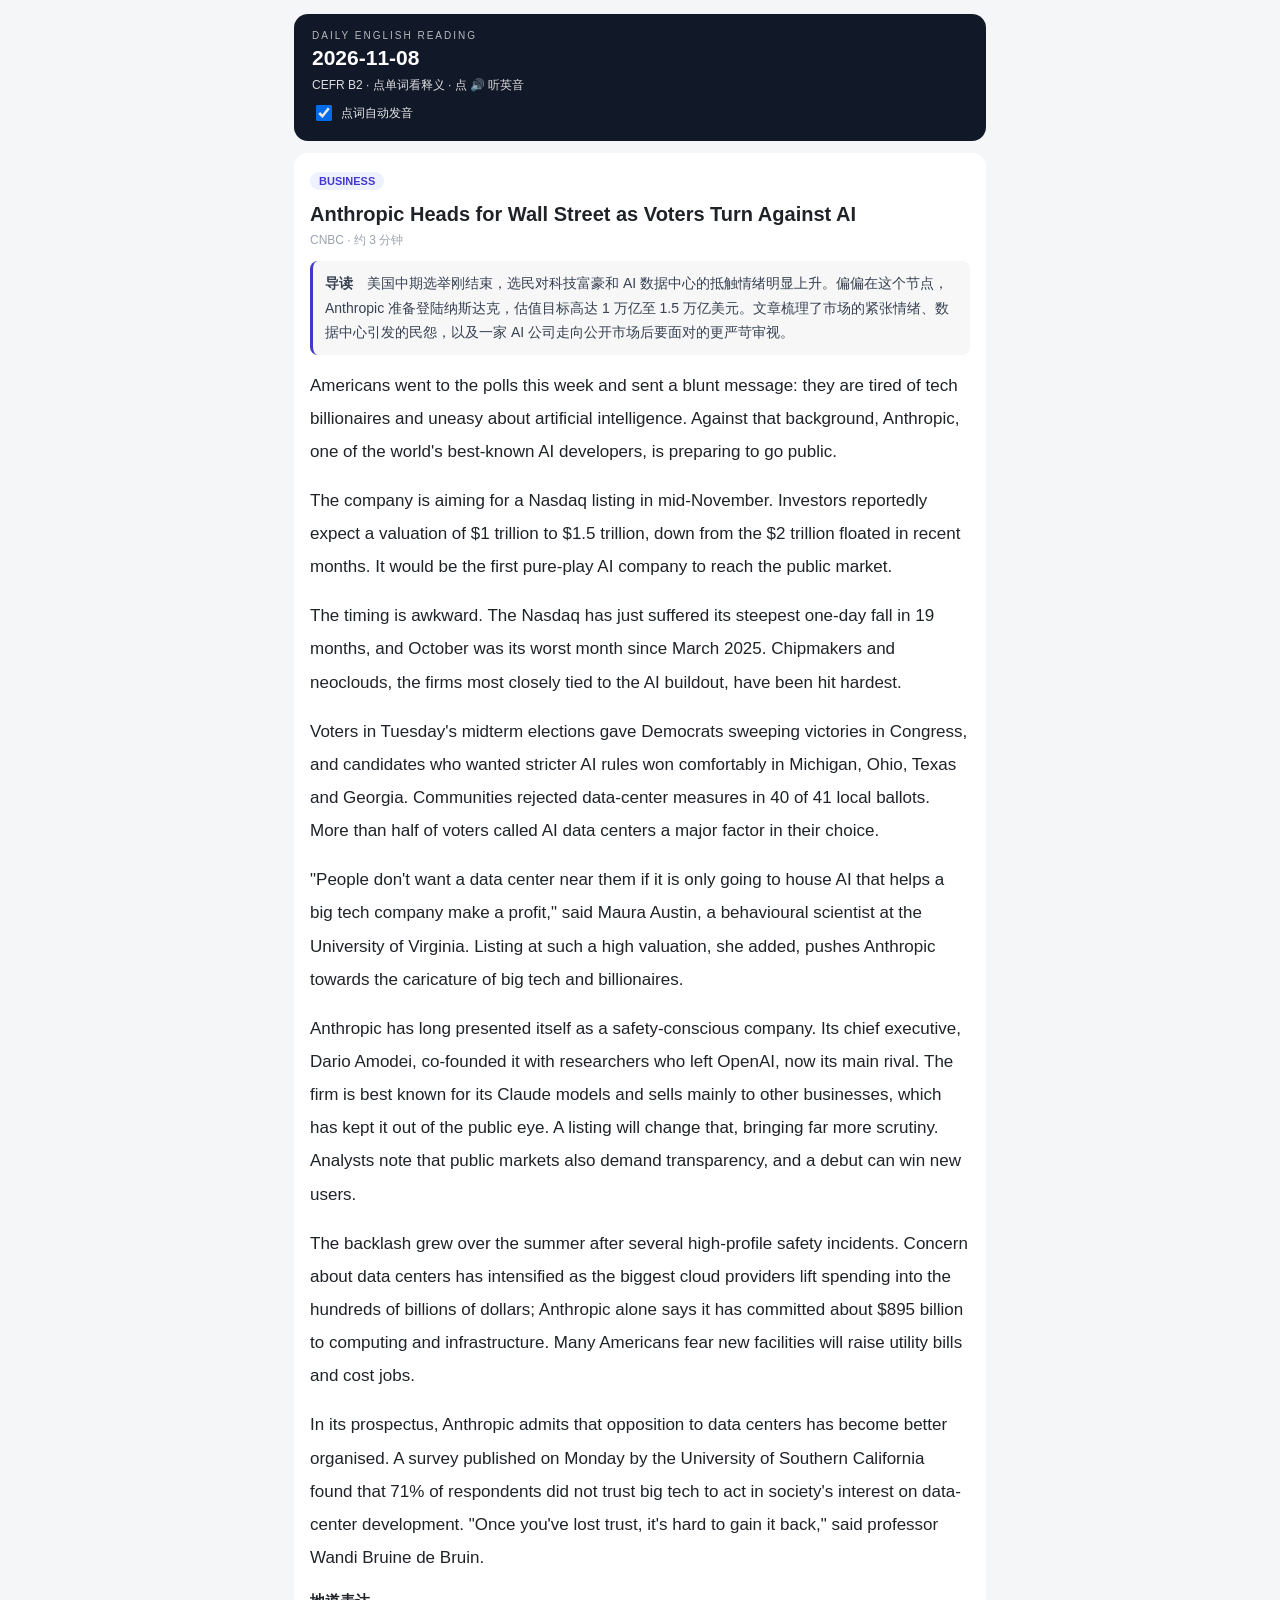
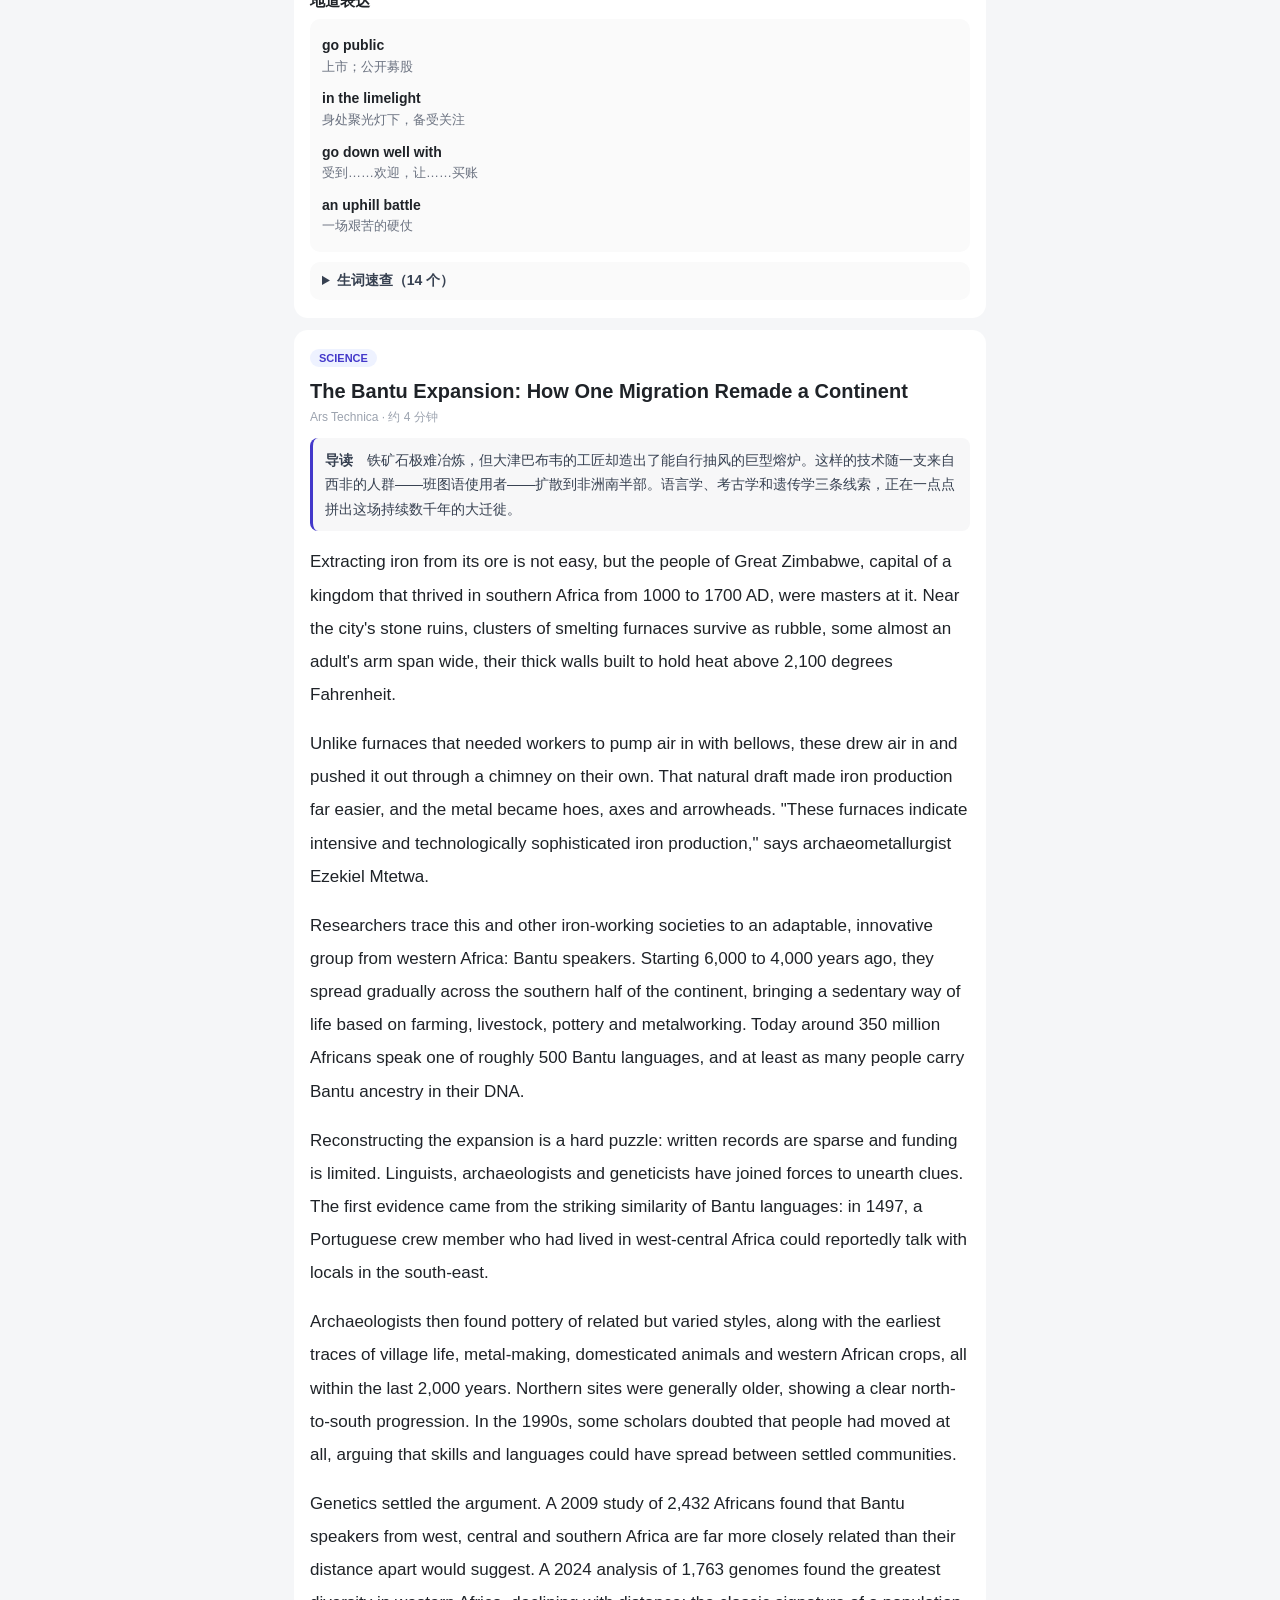
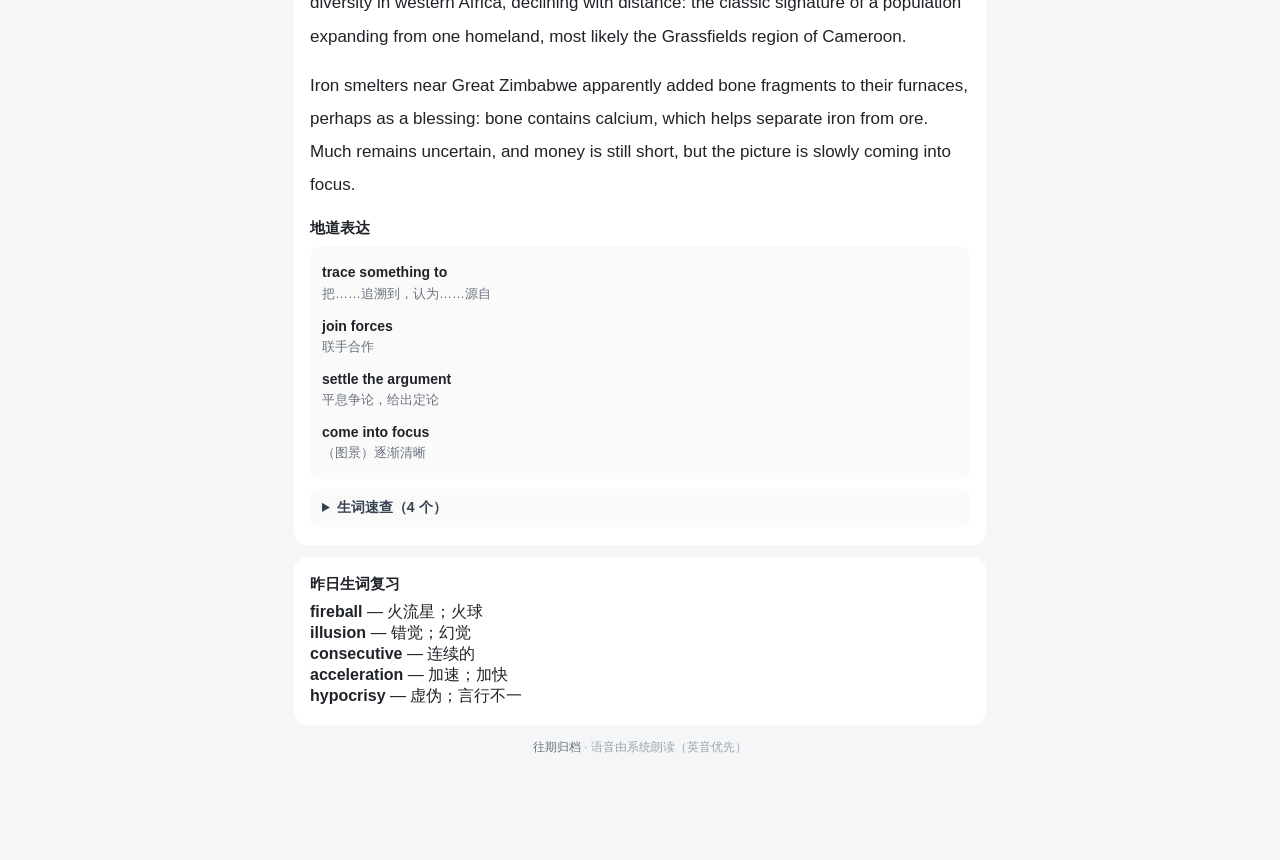
<file: index.html>
<!doctype html><html lang="en"><head><meta charset="utf-8">
<meta name="viewport" content="width=device-width,initial-scale=1,viewport-fit=cover">
<meta name="theme-color" content="#111827">
<title>2026-11-08 · Daily English Reading</title>
<style>
*{box-sizing:border-box}
html,body{margin:0;padding:0}
body{background:#f5f6f8;color:#1f2328;font-family:-apple-system,BlinkMacSystemFont,'PingFang SC','Helvetica Neue',Arial,sans-serif;-webkit-text-size-adjust:100%;padding-bottom:calc(90px + env(safe-area-inset-bottom))}
.wrap{max-width:720px;margin:0 auto;padding:14px 14px 8px}
.hero{background:#111827;color:#fff;border-radius:14px;padding:16px 18px}
.kicker{font-size:10px;letter-spacing:2px;opacity:.7}
.date{font-size:21px;font-weight:700;margin-top:5px}
.tip{font-size:12px;opacity:.85;margin-top:6px;line-height:1.5}
.card{background:#fff;border-radius:14px;padding:18px 16px;margin-top:12px}
.pill{display:inline-block;font-size:11px;font-weight:600;padding:3px 9px;border-radius:999px;background:#eef2ff;color:#4338ca}
h1{font-size:20px;line-height:1.4;margin:10px 0 4px}
.src{font-size:12px;color:#9ca3af;margin-bottom:12px}
.sum{border-left:3px solid #4338ca;background:#f7f7f8;border-radius:8px;padding:10px 12px;font-size:14px;line-height:1.75;color:#374151;margin-bottom:14px}
p{font-size:17px;line-height:1.95;margin:0 0 16px;overflow-wrap:break-word}
.w{cursor:pointer;border-radius:4px;-webkit-tap-highlight-color:transparent;touch-action:manipulation}
.w.on{background:#fff3c4}
h3{font-size:15px;margin:18px 0 8px}
.col{background:#fafafa;border-radius:10px;padding:10px 12px}
.col .it{padding:5px 0;font-size:14px;line-height:1.6}
.col .cn{color:#6b7280;font-size:13px}
details{background:#fafafa;border-radius:10px;padding:10px 12px;margin-top:10px}
summary{cursor:pointer;font-size:14px;font-weight:600;color:#374151}
details .li{font-size:14px;line-height:1.9;padding:2px 0}
details .li b{font-weight:600}
.foot{font-size:12px;color:#9ca3af;text-align:center;padding:14px 0 6px}
#pop{position:fixed;display:none;z-index:99;background:#111827;color:#fff;border-radius:12px;padding:11px 13px;box-shadow:0 10px 30px rgba(0,0,0,.28);max-width:min(280px,calc(100vw - 24px));font-size:14px;line-height:1.55}
#pop.show{display:block}
#pop .pw{font-weight:700;font-size:16px}
#pop .pi{font-family:Georgia,'Times New Roman',serif;color:#c7d2fe;margin-top:2px}
#pop .pp{display:inline-block;font-size:12px;color:#9ca3af;margin-top:2px}
#pop .pc{margin-top:4px;color:#f3f4f6}
#pop .row{margin-top:8px;display:flex;gap:8px}
#pop button{border:0;border-radius:9px;padding:10px 14px;font-size:15px;min-height:42px;background:#374151;color:#fff}
.sw{display:inline-flex;align-items:center;gap:6px;margin-top:8px;font-size:12px;opacity:.9}
.sw input{width:16px;height:16px}
#pop button.say{background:#4f46e5}
</style>
</head><body><div class="wrap">
<div class="hero"><div class="kicker">DAILY ENGLISH READING</div><div class="date">2026-11-08</div><div class="tip">CEFR B2 · 点单词看释义 · 点 🔊 听英音</div><label class="sw"><input type="checkbox" id="auto" checked> 点词自动发音</label></div>
<div class="card">
<div class="pill">BUSINESS</div>
<h1>Anthropic Heads for Wall Street as Voters Turn Against AI</h1>
<div class="src">CNBC · 约 3 分钟</div>
<div class="sum"><b>导读</b>　美国中期选举刚结束，选民对科技富豪和 AI 数据中心的抵触情绪明显上升。偏偏在这个节点，Anthropic 准备登陆纳斯达克，估值目标高达 1 万亿至 1.5 万亿美元。文章梳理了市场的紧张情绪、数据中心引发的民怨，以及一家 AI 公司走向公开市场后要面对的更严苛审视。</div>
<p><span class="w" data-i="ә&#x27;merikәn" data-p="n." data-c="美国人（American">Americans</span> <span class="w" data-i="went" data-p="" data-c="go的过去式">went</span> <span class="w" data-i="tu:" data-p="prep." data-c="到，向">to</span> <span class="w" data-i="ðә" data-p="art." data-c="那">the</span> <span class="w" data-i="pәul" data-p="n." data-c="投票">polls</span> <span class="w" data-i="θis" data-p="pron." data-c="这，本">this</span> <span class="w" data-i="wi:k" data-p="n." data-c="星期，周">week</span> <span class="w" data-i="ænd" data-p="conj." data-c="和，与">and</span> <span class="w" data-i="sent" data-p="" data-c="send的过去式和过去分">sent</span> <span class="w" data-i="ei" data-p="" data-c="第一个字母 A">a</span> <span class="w" data-i="blʌnt" data-p="a." data-c="钝的，坦率的">blunt</span> <span class="w" data-i="&#x27;mesidʒ" data-p="n." data-c="消息，通讯">message</span>: <span class="w" data-i="ðei" data-p="pron." data-c="他们，它们">they</span> <span class="w" data-i="ɑ:" data-p="" data-c="be的现在时复数或第二人">are</span> <span class="w" data-i="taiәd" data-p="a." data-c="疲累的，疲乏的">tired</span> <span class="w" data-i="ɒv" data-p="prep." data-c="的，属于">of</span> <span class="w" data-i="tek" data-p="n." data-c="技术学院或学校">tech</span> <span class="w" data-i="biljəˈnɛəz" data-p="n." data-c="亿万富翁( billio">billionaires</span> <span class="w" data-i="ænd" data-p="conj." data-c="和，与">and</span> <span class="w" data-i=".ʌn&#x27;i:zi" data-p="a." data-c="心神不安的，不自在的">uneasy</span> <span class="w" data-i="ә&#x27;baut" data-p="prep." data-c="在...周围，大约">about</span> <span class="w" data-i=".ɑ:ti&#x27;fiʃәl" data-p="a." data-c="人造的，假的">artificial</span> <span class="w" data-i="in&#x27;telidʒәns" data-p="n." data-c="智力，情报">intelligence</span>. <span class="w" data-i="ә&#x27;geinst" data-p="prep." data-c="反对，对着">Against</span> <span class="w" data-i="ðæt" data-p="a." data-c="那，那个">that</span> <span class="w" data-i="&#x27;bækgraund" data-p="n." data-c="背景，背景资料">background</span>, <span class="w" data-i="æn&#x27;θrɔpik" data-p="a." data-c="人类的，有关人类的">Anthropic</span>, <span class="w" data-i="wʌn" data-p="n." data-c="一(个">one</span> <span class="w" data-i="ɒv" data-p="prep." data-c="的，属于">of</span> <span class="w" data-i="ðә" data-p="art." data-c="那">the</span> <span class="w" data-i="wә:ld" data-p="n." data-c="世界，地球">world&#x27;s</span> <span class="w" data-i="&#x27;bestn&#x27;əʊn" data-p="a." data-c="众所周知的，著名的">best-known</span> <span class="w" data-i="ai" data-p="" data-c="附加信息，人工智能">AI</span> <span class="w" data-i="dɪ&#x27;veləpəz" data-p="n." data-c="开发者( develop">developers</span>, <span class="w" data-i="iz" data-p="" data-c="be的现在式第三人称">is</span> <span class="w" data-i="pri&#x27;peәriŋ" data-p="a." data-c="准备的">preparing</span> <span class="w" data-i="tu:" data-p="prep." data-c="到，向">to</span> <span class="w" data-i="gou" data-p="vi." data-c="去，走">go</span> <span class="w" data-i="&#x27;pʌblik" data-p="n." data-c="公众，民众">public</span>.</p>
<p><span class="w" data-i="ðә" data-p="art." data-c="那">The</span> <span class="w" data-i="&#x27;kʌmpәni" data-p="n." data-c="公司，友伴">company</span> <span class="w" data-i="iz" data-p="" data-c="be的现在式第三人称">is</span> <span class="w" data-i="&#x27;eimiŋ" data-p="" data-c="目标">aiming</span> <span class="w" data-i="fɒ:" data-p="prep." data-c="为，因为">for</span> <span class="w" data-i="ei" data-p="" data-c="第一个字母 A">a</span> <span class="w" data-i="&#x27;næz,dæk" data-p="abbr." data-c="全国证券交易商自动报价系">Nasdaq</span> <span class="w" data-i="&#x27;listiŋ" data-p="" data-c="列表，清单">listing</span> <span class="w" data-i="in" data-p="prep." data-c="在...期间，在...之">in</span> <span class="w" data-i="" data-p="" data-c="十一月中旬">mid-November</span>. <span class="w" data-i="ɪn&#x27;vestəz" data-p="n." data-c="投资者，出资者( inv">Investors</span> <span class="w" data-i="ri&#x27;pɒ:tidli" data-p="adv." data-c="根据传说，根据传闻">reportedly</span> <span class="w" data-i="iks&#x27;pekt" data-p="vt." data-c="预期，盼望">expect</span> <span class="w" data-i="ei" data-p="" data-c="第一个字母 A">a</span> <span class="w" data-i=".vælju&#x27;eiʃәn" data-p="n." data-c="评价，估价">valuation</span> <span class="w" data-i="ɒv" data-p="prep." data-c="的，属于">of</span> $1 <span class="w" data-i="&#x27;triljәn" data-p="n." data-c="大量">trillion</span> <span class="w" data-i="tu:" data-p="prep." data-c="到，向">to</span> $1.5 <span class="w" data-i="&#x27;triljәn" data-p="n." data-c="大量">trillion</span>, <span class="w" data-i="daun" data-p="a." data-c="向下的">down</span> <span class="w" data-i="frɒm" data-p="prep." data-c="从，来自">from</span> <span class="w" data-i="ðә" data-p="art." data-c="那">the</span> $2 <span class="w" data-i="&#x27;triljәn" data-p="n." data-c="大量">trillion</span> <span class="w" data-i="flәut" data-p="a." data-c="浮动的">floated</span> <span class="w" data-i="in" data-p="prep." data-c="在...期间，在...之">in</span> <span class="w" data-i="&#x27;ri:snt" data-p="a." data-c="最近的，近代的">recent</span> <span class="w" data-i="mʌnθ" data-p="" data-c="月份（month的复数">months</span>. <span class="w" data-i="it" data-p="pron." data-c="它">It</span> <span class="w" data-i="wud" data-p="aux." data-c="将，愿意">would</span> <span class="w" data-i="bi:" data-p="v." data-c="是，表示">be</span> <span class="w" data-i="ðә" data-p="art." data-c="那">the</span> <span class="w" data-i="fә:st" data-p="adv." data-c="首先，第一">first</span> pure-play <span class="w" data-i="ai" data-p="" data-c="附加信息，人工智能">AI</span> <span class="w" data-i="&#x27;kʌmpәni" data-p="n." data-c="公司，友伴">company</span> <span class="w" data-i="tu:" data-p="prep." data-c="到，向">to</span> <span class="w" data-i="ri:tʃ" data-p="n." data-c="伸出，延伸">reach</span> <span class="w" data-i="ðә" data-p="art." data-c="那">the</span> <span class="w" data-i="&#x27;pʌblik" data-p="n." data-c="公众，民众">public</span> <span class="w" data-i="&#x27;mɑ:kit" data-p="n." data-c="市场，交易">market</span>.</p>
<p><span class="w" data-i="ðә" data-p="art." data-c="那">The</span> <span class="w" data-i="&#x27;taimiŋ" data-p="n." data-c="时间选择，时间测定">timing</span> <span class="w" data-i="iz" data-p="" data-c="be的现在式第三人称">is</span> <span class="w" data-i="&#x27;ɒ:kwәd" data-p="a." data-c="笨拙的，棘手的">awkward</span>. <span class="w" data-i="ðә" data-p="art." data-c="那">The</span> <span class="w" data-i="&#x27;næz,dæk" data-p="abbr." data-c="全国证券交易商自动报价系">Nasdaq</span> <span class="w" data-i="hæz" data-p="" data-c="have的第三人称单数现">has</span> <span class="w" data-i="dʒʌst" data-p="a." data-c="正直的，合理的">just</span> <span class="w" data-i="&#x27;sʌfəd" data-p="v." data-c="受痛苦( suffer的">suffered</span> <span class="w" data-i="its" data-p="pron." data-c="它的">its</span> <span class="w" data-i="sti:p" data-p="a." data-c="陡峭的">steepest</span> <span class="w" data-i="" data-p="" data-c="将来）有一天">one-day</span> <span class="w" data-i="fɒ:l" data-p="n." data-c="落下，瀑布">fall</span> <span class="w" data-i="in" data-p="prep." data-c="在...期间，在...之">in</span> 19 <span class="w" data-i="mʌnθ" data-p="" data-c="月份（month的复数">months</span>, <span class="w" data-i="ænd" data-p="conj." data-c="和，与">and</span> <span class="w" data-i="ɒk&#x27;tәubә" data-p="n." data-c="十月">October</span> <span class="w" data-i="wɒz" data-p="" data-c="be的过去式">was</span> <span class="w" data-i="its" data-p="pron." data-c="它的">its</span> <span class="w" data-i="wә:st" data-p="n." data-c="最坏，最坏的时候">worst</span> <span class="w" data-i="mʌnθ" data-p="n." data-c="月">month</span> <span class="w" data-i="sins" data-p="prep." data-c="自...以后，自...以">since</span> <span class="w" data-i="mɑ:tʃ" data-p="n." data-c="三月，进行">March</span> 2025. <span class="w" data-i="t&#x27;ʃɪpmeɪkə" data-p="" data-c="chipmaker 的复">Chipmakers</span> <span class="w" data-i="ænd" data-p="conj." data-c="和，与">and</span> neoclouds, <span class="w" data-i="ðә" data-p="art." data-c="那">the</span> <span class="w" data-i="fә:m" data-p="n." data-c="公司，厂商（firm的复">firms</span> <span class="w" data-i="mәust" data-p="n." data-c="最多，最大">most</span> <span class="w" data-i="&#x27;klәusli" data-p="adv." data-c="接近地">closely</span> <span class="w" data-i="taid" data-p="v." data-c="系（tie的过去式和过去">tied</span> <span class="w" data-i="tu:" data-p="prep." data-c="到，向">to</span> <span class="w" data-i="ðә" data-p="art." data-c="那">the</span> <span class="w" data-i="ai" data-p="" data-c="附加信息，人工智能">AI</span> buildout, <span class="w" data-i="hæv" data-p="vt." data-c="有，怀有">have</span> <span class="w" data-i="bi:n" data-p="" data-c="be的过去分词">been</span> <span class="w" data-i="hit" data-p="n." data-c="打击，打">hit</span> <span class="w" data-i="hɑ:d" data-p="a." data-c="极难">hardest</span>.</p>
<p><span class="w" data-i="&#x27;vәutә" data-p="n." data-c="投票者列表">Voters</span> <span class="w" data-i="in" data-p="prep." data-c="在...期间，在...之">in</span> <span class="w" data-i="&#x27;tju:zdi" data-p="n." data-c="星期二">Tuesday&#x27;s</span> <span class="w" data-i="&#x27;midtә:m" data-p="a." data-c="中期的">midterm</span> <span class="w" data-i="i&#x27;lekʃәn" data-p="n." data-c="选举，选举制">elections</span> <span class="w" data-i="geiv" data-p="" data-c="give的过去式">gave</span> <span class="w" data-i="&#x27;demәkræt" data-p="n." data-c="民主主义者">Democrats</span> <span class="w" data-i="&#x27;swi:piŋ" data-p="n." data-c="扫除，垃圾">sweeping</span> <span class="w" data-i="ˈviktəriz" data-p="n." data-c="胜利，成功">victories</span> <span class="w" data-i="in" data-p="prep." data-c="在...期间，在...之">in</span> <span class="w" data-i="&#x27;kɒŋgres" data-p="n." data-c="国会，会议">Congress</span>, <span class="w" data-i="ænd" data-p="conj." data-c="和，与">and</span> <span class="w" data-i="&#x27;kændɪdeɪts" data-p="n." data-c="报考者( candida">candidates</span> <span class="w" data-i="hu:" data-p="pron." data-c="谁">who</span> <span class="w" data-i="&#x27;wɔntid. &#x27;wɔ:n-" data-p="a." data-c="被通缉的">wanted</span> <span class="w" data-i="strikt" data-p="" data-c="严格的（ strict的">stricter</span> <span class="w" data-i="ai" data-p="" data-c="附加信息，人工智能">AI</span> <span class="w" data-i="&#x27;rʌl" data-p="n." data-c="规则">rules</span> <span class="w" data-i="wʌn" data-p="" data-c="win的过去式和过去分词">won</span> <span class="w" data-i="&#x27;kʌmfәtәbli" data-p="adv." data-c="安乐地，舒服地">comfortably</span> <span class="w" data-i="in" data-p="prep." data-c="在...期间，在...之">in</span> <span class="w" data-i="&#x27;miʃigәn" data-p="n." data-c="密歇根州">Michigan</span>, <span class="w" data-i="әu&#x27;haiәu" data-p="n." data-c="俄亥俄">Ohio</span>, <span class="w" data-i="&#x27;teksәs" data-p="n." data-c="德克萨斯">Texas</span> <span class="w" data-i="ænd" data-p="conj." data-c="和，与">and</span> <span class="w" data-i="&#x27;dʒɒ:dʒjә" data-p="n." data-c="乔治亚州">Georgia</span>. <span class="w" data-i="kә&#x27;mju:niti" data-p="n." data-c="社区">Communities</span> <span class="w" data-i="riˈdʒektid" data-p="n." data-c="被弃之物，落选者">rejected</span> data-center <span class="w" data-i="&#x27;meʒә" data-p="n." data-c="措施">measures</span> <span class="w" data-i="in" data-p="prep." data-c="在...期间，在...之">in</span> 40 <span class="w" data-i="ɒv" data-p="prep." data-c="的，属于">of</span> 41 <span class="w" data-i="&#x27;lәukәl" data-p="a." data-c="地方性的，当地的">local</span> <span class="w" data-i="ˈbæləts" data-p="n." data-c="投票表决( ballot">ballots</span>. <span class="w" data-i="mɒ:" data-p="n." data-c="更多">More</span> <span class="w" data-i="ðæn" data-p="conj." data-c="比，除...外">than</span> <span class="w" data-i="hɑ:f" data-p="n." data-c="一半，半场">half</span> <span class="w" data-i="ɒv" data-p="prep." data-c="的，属于">of</span> <span class="w" data-i="&#x27;vәutә" data-p="n." data-c="投票者列表">voters</span> <span class="w" data-i="kɒ:l" data-p="a." data-c="被呼叫的">called</span> <span class="w" data-i="ai" data-p="" data-c="附加信息，人工智能">AI</span> <span class="w" data-i="&#x27;deitә" data-p="pl." data-c="资料，数据">data</span> <span class="w" data-i="&#x27;sentә" data-p="n." data-c="中心，中央（center">centers</span> <span class="w" data-i="ei" data-p="" data-c="第一个字母 A">a</span> <span class="w" data-i="&#x27;meidʒә" data-p="n." data-c="主修课，成年人">major</span> <span class="w" data-i="&#x27;fæktә" data-p="n." data-c="因素，因数">factor</span> <span class="w" data-i="in" data-p="prep." data-c="在...期间，在...之">in</span> <span class="w" data-i="ðєә" data-p="pron." data-c="他们的">their</span> <span class="w" data-i="tʃɒis" data-p="n." data-c="选择，精选品">choice</span>.</p>
<p>&quot;<span class="w" data-i="&#x27;pi:pl" data-p="n." data-c="人，人民">People</span> <span class="w" data-i="dәunt" data-p="" data-c="= do not)不要">don&#x27;t</span> <span class="w" data-i="wɒnt" data-p="n." data-c="需要的东西，缺乏">want</span> <span class="w" data-i="ei" data-p="" data-c="第一个字母 A">a</span> <span class="w" data-i="&#x27;deitә" data-p="pl." data-c="资料，数据">data</span> <span class="w" data-i="&#x27;sentә" data-p="n." data-c="中心，中心点">center</span> <span class="w" data-i="niә" data-p="a." data-c="近的，近亲的">near</span> <span class="w" data-i="ðem" data-p="pron." data-c="他们，她们">them</span> <span class="w" data-i="if" data-p="conj." data-c="如果，是否">if</span> <span class="w" data-i="it" data-p="pron." data-c="它">it</span> <span class="w" data-i="iz" data-p="" data-c="be的现在式第三人称">is</span> <span class="w" data-i="&#x27;әunli" data-p="a." data-c="唯一的，仅有的">only</span> <span class="w" data-i="&#x27;gәuiŋ" data-p="n." data-c="去，离去">going</span> <span class="w" data-i="tu:" data-p="prep." data-c="到，向">to</span> <span class="w" data-i="haus" data-p="n." data-c="房子，住宅">house</span> <span class="w" data-i="ai" data-p="" data-c="附加信息，人工智能">AI</span> <span class="w" data-i="ðæt" data-p="a." data-c="那，那个">that</span> <span class="w" data-i="help" data-p="abbr." data-c="高端激光打印解决方案（H">helps</span> <span class="w" data-i="ei" data-p="" data-c="第一个字母 A">a</span> <span class="w" data-i="big" data-p="a." data-c="大的，重要的">big</span> <span class="w" data-i="tek" data-p="n." data-c="技术学院或学校">tech</span> <span class="w" data-i="&#x27;kʌmpәni" data-p="n." data-c="公司，友伴">company</span> <span class="w" data-i="meik" data-p="vt." data-c="制造，安排">make</span> <span class="w" data-i="ei" data-p="" data-c="第一个字母 A">a</span> <span class="w" data-i="&#x27;prɒfit" data-p="n." data-c="利润，赢利">profit</span>,&quot; <span class="w" data-i="sed" data-p="a." data-c="上述的">said</span> <span class="w" data-i="&#x27;mɔ:rә" data-p="n." data-c="莫拉(Mary的异体)(">Maura</span> <span class="w" data-i="&#x27;ɔ:stin" data-p="n." data-c="奥斯丁（人名">Austin</span>, <span class="w" data-i="ei" data-p="" data-c="第一个字母 A">a</span> <span class="w" data-i="bi&#x27;heivjәrәl" data-p="a." data-c="行为的">behavioural</span> <span class="w" data-i="&#x27;saiәntist" data-p="n." data-c="科学家">scientist</span> <span class="w" data-i="æt" data-p="prep." data-c="在，向">at</span> <span class="w" data-i="ðә" data-p="art." data-c="那">the</span> <span class="w" data-i=".ju:ni&#x27;vә:siti" data-p="n." data-c="大学">University</span> <span class="w" data-i="ɒv" data-p="prep." data-c="的，属于">of</span> <span class="w" data-i="vә&#x27;dʒinjә" data-p="n." data-c="弗吉尼亚">Virginia</span>. <span class="w" data-i="&#x27;listiŋ" data-p="" data-c="列表，清单">Listing</span> <span class="w" data-i="æt" data-p="prep." data-c="在，向">at</span> <span class="w" data-i="sʌtʃ" data-p="a." data-c="如此的，这样的">such</span> <span class="w" data-i="ei" data-p="" data-c="第一个字母 A">a</span> <span class="w" data-i="hai" data-p="n." data-c="高度，高处">high</span> <span class="w" data-i=".vælju&#x27;eiʃәn" data-p="n." data-c="评价，估价">valuation</span>, <span class="w" data-i="ʃi:" data-p="pron." data-c="她">she</span> <span class="w" data-i="&#x27;ædid" data-p="a." data-c="额外的">added</span>, <span class="w" data-i="puʃiz" data-p="v." data-c="推，推动( push的第">pushes</span> <span class="w" data-i="æn&#x27;θrɔpik" data-p="a." data-c="人类的，有关人类的">Anthropic</span> <span class="w" data-i="tә&#x27;wɔ:dz" data-p="prep." data-c="向，对于">towards</span> <span class="w" data-i="ðә" data-p="art." data-c="那">the</span> <span class="w" data-i="&#x27;kærikәtʃә" data-p="n." data-c="讽刺画，漫画">caricature</span> <span class="w" data-i="ɒv" data-p="prep." data-c="的，属于">of</span> <span class="w" data-i="big" data-p="a." data-c="大的，重要的">big</span> <span class="w" data-i="tek" data-p="n." data-c="技术学院或学校">tech</span> <span class="w" data-i="ænd" data-p="conj." data-c="和，与">and</span> <span class="w" data-i="biljəˈnɛəz" data-p="n." data-c="亿万富翁( billio">billionaires</span>.</p>
<p><span class="w" data-i="æn&#x27;θrɔpik" data-p="a." data-c="人类的，有关人类的">Anthropic</span> <span class="w" data-i="hæz" data-p="" data-c="have的第三人称单数现">has</span> <span class="w" data-i="lɒŋ" data-p="a." data-c="长的，长久的">long</span> <span class="w" data-i="ˈprezəntid" data-p="vt." data-c="&amp; vi. （动词pre">presented</span> <span class="w" data-i="it&#x27;self" data-p="pron." data-c="它本身，它自己">itself</span> <span class="w" data-i="æz" data-p="adv." data-c="同样地，例如">as</span> <span class="w" data-i="ei" data-p="" data-c="第一个字母 A">a</span> safety-conscious <span class="w" data-i="&#x27;kʌmpәni" data-p="n." data-c="公司，友伴">company</span>. <span class="w" data-i="its" data-p="pron." data-c="它的">Its</span> <span class="w" data-i="tʃi:f" data-p="n." data-c="领袖，酋长">chief</span> <span class="w" data-i="ig&#x27;zekjutiv" data-p="n." data-c="执行部门，执行委员会">executive</span>, <span class="w" data-i="" data-p="" data-c="达里奥（人名">Dario</span> Amodei, co-founded <span class="w" data-i="it" data-p="pron." data-c="它">it</span> <span class="w" data-i="wið" data-p="prep." data-c="和...在一起，以">with</span> <span class="w" data-i="&#x27;rɪsɜ:tʃəz" data-p="n." data-c="研究员，调查者( res">researchers</span> <span class="w" data-i="hu:" data-p="pron." data-c="谁">who</span> <span class="w" data-i="left" data-p="a." data-c="左边的，左倾的">left</span> OpenAI, <span class="w" data-i="nau" data-p="adv." data-c="现在，刚才">now</span> <span class="w" data-i="its" data-p="pron." data-c="它的">its</span> <span class="w" data-i="mein" data-p="n." data-c="主要部分，干线">main</span> <span class="w" data-i="&#x27;raivl" data-p="n." data-c="对手，竞争者">rival</span>. <span class="w" data-i="ðә" data-p="art." data-c="那">The</span> <span class="w" data-i="fә:m" data-p="n." data-c="公司，商号">firm</span> <span class="w" data-i="iz" data-p="" data-c="be的现在式第三人称">is</span> <span class="w" data-i="best" data-p="a." data-c="最好的">best</span> <span class="w" data-i="nәun" data-p="a." data-c="已知的，有名的">known</span> <span class="w" data-i="fɒ:" data-p="prep." data-c="为，因为">for</span> <span class="w" data-i="its" data-p="pron." data-c="它的">its</span> <span class="w" data-i="klɔ:d" data-p="n." data-c="克劳德（男子名">Claude</span> <span class="w" data-i="&#x27;mɒdlz" data-p="n." data-c="模型( model的名词">models</span> <span class="w" data-i="ænd" data-p="conj." data-c="和，与">and</span> <span class="w" data-i="sel" data-p="v." data-c="卖">sells</span> <span class="w" data-i="&#x27;meinli" data-p="adv." data-c="主要地，大抵">mainly</span> <span class="w" data-i="tu:" data-p="prep." data-c="到，向">to</span> <span class="w" data-i="&#x27;ʌðә" data-p="a." data-c="其他的，另外的">other</span> <span class="w" data-i="&#x27;bɪznəsɪz" data-p="n." data-c="事情( business">businesses</span>, <span class="w" data-i="hwitʃ" data-p="pron." data-c="哪一个，那一个">which</span> <span class="w" data-i="hæz" data-p="" data-c="have的第三人称单数现">has</span> <span class="w" data-i="kept" data-p="" data-c="keep的过去式和过去分">kept</span> <span class="w" data-i="it" data-p="pron." data-c="它">it</span> <span class="w" data-i="aut" data-p="a." data-c="外面的，熄灭的">out</span> <span class="w" data-i="ɒv" data-p="prep." data-c="的，属于">of</span> <span class="w" data-i="ðә" data-p="art." data-c="那">the</span> <span class="w" data-i="&#x27;pʌblik" data-p="n." data-c="公众，民众">public</span> <span class="w" data-i="ai" data-p="n." data-c="眼睛，视力">eye</span>. <span class="w" data-i="ei" data-p="" data-c="第一个字母 A">A</span> <span class="w" data-i="&#x27;listiŋ" data-p="" data-c="列表，清单">listing</span> <span class="w" data-i="wil" data-p="n." data-c="意志，决心">will</span> <span class="w" data-i="tʃeindʒ" data-p="n." data-c="变化，找回的零钱">change</span> <span class="w" data-i="ðæt" data-p="a." data-c="那，那个">that</span>, <span class="w" data-i="briŋɪŋ" data-p="v." data-c="带来( bring的现在">bringing</span> <span class="w" data-i="fɑ:" data-p="a." data-c="远的，久远的">far</span> <span class="w" data-i="mɒ:" data-p="n." data-c="更多">more</span> <span class="w" data-i="&#x27;skru:tini" data-p="n." data-c="细看，仔细检查">scrutiny</span>. <span class="w" data-i="&#x27;ænәlist" data-p="n." data-c="分析家">Analysts</span> <span class="w" data-i="nәut" data-p="n." data-c="笔记，记录">note</span> <span class="w" data-i="ðæt" data-p="a." data-c="那，那个">that</span> <span class="w" data-i="&#x27;pʌblik" data-p="n." data-c="公众，民众">public</span> <span class="w" data-i="&#x27;mɑ:kit" data-p="n." data-c="市场，市场组合（mark">markets</span> <span class="w" data-i="&#x27;ɒ:lsәu" data-p="adv." data-c="也，并且">also</span> <span class="w" data-i="di&#x27;mɑ:nd" data-p="n." data-c="要求，需求">demand</span> <span class="w" data-i="træns&#x27;pærәnsi" data-p="n." data-c="透明，透明度">transparency</span>, <span class="w" data-i="ænd" data-p="conj." data-c="和，与">and</span> <span class="w" data-i="ei" data-p="" data-c="第一个字母 A">a</span> <span class="w" data-i="&#x27;deibju:" data-p="n." data-c="初次登台，开张">debut</span> <span class="w" data-i="kæn" data-p="vt." data-c="装罐">can</span> <span class="w" data-i="win" data-p="vt." data-c="赢得，打胜">win</span> <span class="w" data-i="nju:" data-p="a." data-c="新的，陌生的">new</span> <span class="w" data-i="&#x27;ju:zә" data-p="n." data-c="使用者">users</span>.</p>
<p><span class="w" data-i="ðә" data-p="art." data-c="那">The</span> <span class="w" data-i="&#x27;bæklæʃ" data-p="n." data-c="后冲，强烈反对">backlash</span> <span class="w" data-i="gru:" data-p="" data-c="grow的过去式">grew</span> <span class="w" data-i="&#x27;әuvә" data-p="adv." data-c="结束，越过">over</span> <span class="w" data-i="ðә" data-p="art." data-c="那">the</span> <span class="w" data-i="&#x27;sʌmә" data-p="n." data-c="夏季，全盛时期">summer</span> <span class="w" data-i="&#x27;ɑ:ftә" data-p="prep." data-c="在...之后，由于">after</span> <span class="w" data-i="&#x27;sevәrәl" data-p="a." data-c="几个的，一些的">several</span> <span class="w" data-i="hai&#x27;prəufai" data-p="a." data-c="高姿态的">high-profile</span> <span class="w" data-i="&#x27;seifti" data-p="n." data-c="安全，保险">safety</span> <span class="w" data-i="&#x27;ɪnsɪdənts" data-p="n." data-c="发生的事( incide">incidents</span>. <span class="w" data-i="kәn&#x27;sә:n" data-p="n." data-c="关心，忧虑">Concern</span> <span class="w" data-i="ә&#x27;baut" data-p="prep." data-c="在...周围，大约">about</span> <span class="w" data-i="&#x27;deitә" data-p="pl." data-c="资料，数据">data</span> <span class="w" data-i="&#x27;sentә" data-p="n." data-c="中心，中央（center">centers</span> <span class="w" data-i="hæz" data-p="" data-c="have的第三人称单数现">has</span> <span class="w" data-i="inˈtensifaid" data-p="v." data-c="使）增强，使）加剧( i">intensified</span> <span class="w" data-i="æz" data-p="adv." data-c="同样地，例如">as</span> <span class="w" data-i="ðә" data-p="art." data-c="那">the</span> <span class="w" data-i="biɡ" data-p="a." data-c="最大的（big的最高级">biggest</span> <span class="w" data-i="klaud" data-p="n." data-c="云，阴暗">cloud</span> <span class="w" data-i="prə&#x27;vaɪdəz" data-p="n." data-c="供应者，提供者">providers</span> <span class="w" data-i="lift" data-p="n." data-c="举起，帮助">lift</span> <span class="w" data-i="&#x27;spendiŋ" data-p="n." data-c="经费，开销">spending</span> <span class="w" data-i="&#x27;intu:" data-p="prep." data-c="进入...之内，朝...">into</span> <span class="w" data-i="ðә" data-p="art." data-c="那">the</span> <span class="w" data-i="&#x27;hʌndrәd" data-p="n." data-c="数百">hundreds</span> <span class="w" data-i="ɒv" data-p="prep." data-c="的，属于">of</span> <span class="w" data-i="&#x27;bɪljənz" data-p="n." data-c="十亿（billion的复">billions</span> <span class="w" data-i="ɒv" data-p="prep." data-c="的，属于">of</span> <span class="w" data-i="&#x27;dɒlә" data-p="n." data-c="美元（dollar的复数">dollars</span>; <span class="w" data-i="æn&#x27;θrɔpik" data-p="a." data-c="人类的，有关人类的">Anthropic</span> <span class="w" data-i="ә&#x27;lәun" data-p="a." data-c="孤独的，单独的">alone</span> <span class="w" data-i="sez" data-p="v." data-c="说（第三人称单数">says</span> <span class="w" data-i="it" data-p="pron." data-c="它">it</span> <span class="w" data-i="hæz" data-p="" data-c="have的第三人称单数现">has</span> <span class="w" data-i="kәˊmit" data-p="a." data-c="献身于某种事业的">committed</span> <span class="w" data-i="ә&#x27;baut" data-p="prep." data-c="在...周围，大约">about</span> $895 <span class="w" data-i="&#x27;biljәn" data-p="num." data-c="十亿，十亿个">billion</span> <span class="w" data-i="tu:" data-p="prep." data-c="到，向">to</span> <span class="w" data-i="kәm&#x27;pju:tiŋ" data-p="" data-c="计算">computing</span> <span class="w" data-i="ænd" data-p="conj." data-c="和，与">and</span> <span class="w" data-i="&#x27;infrәstrʌktʃә" data-p="n." data-c="基础结构，基础设施">infrastructure</span>. <span class="w" data-i="&#x27;meni" data-p="n." data-c="多数，多数人">Many</span> <span class="w" data-i="ә&#x27;merikәn" data-p="n." data-c="美国人（American">Americans</span> <span class="w" data-i="fiә" data-p="n." data-c="恐怖，害怕">fear</span> <span class="w" data-i="nju:" data-p="a." data-c="新的，陌生的">new</span> <span class="w" data-i="fә&#x27;siliti" data-p="n." data-c="工具，设施">facilities</span> <span class="w" data-i="wil" data-p="n." data-c="意志，决心">will</span> <span class="w" data-i="reiz" data-p="n." data-c="上升，高地">raise</span> <span class="w" data-i="ju:&#x27;tiliti" data-p="n." data-c="功用，有用之物">utility</span> <span class="w" data-i="bil" data-p="n." data-c="账单">bills</span> <span class="w" data-i="ænd" data-p="conj." data-c="和，与">and</span> <span class="w" data-i="kɒst" data-p="n." data-c="代价，价值">cost</span> <span class="w" data-i="dʒɔbs" data-p="n." data-c="工作（job的复数形式">jobs</span>.</p>
<p><span class="w" data-i="in" data-p="prep." data-c="在...期间，在...之">In</span> <span class="w" data-i="its" data-p="pron." data-c="它的">its</span> <span class="w" data-i="prәs&#x27;pektәs" data-p="n." data-c="创办计划书，内容)说明书">prospectus</span>, <span class="w" data-i="æn&#x27;θrɔpik" data-p="a." data-c="人类的，有关人类的">Anthropic</span> <span class="w" data-i="ədˈmits" data-p="v." data-c="许可进入( admit的">admits</span> <span class="w" data-i="ðæt" data-p="a." data-c="那，那个">that</span> <span class="w" data-i=".ɒpә&#x27;ziʃәn" data-p="n." data-c="反对，敌对">opposition</span> <span class="w" data-i="tu:" data-p="prep." data-c="到，向">to</span> <span class="w" data-i="&#x27;deitә" data-p="pl." data-c="资料，数据">data</span> <span class="w" data-i="&#x27;sentә" data-p="n." data-c="中心，中央（center">centers</span> <span class="w" data-i="hæz" data-p="" data-c="have的第三人称单数现">has</span> <span class="w" data-i="bi&#x27;kʌm" data-p="vi." data-c="变成，变得">become</span> <span class="w" data-i="&#x27;betә" data-p="a." data-c="较好的">better</span> <span class="w" data-i="&#x27;ɒ:gәnaiz" data-p="a." data-c="有组织的，组织起来的">organised</span>. <span class="w" data-i="ei" data-p="" data-c="第一个字母 A">A</span> <span class="w" data-i="sә&#x27;vei" data-p="n." data-c="纵览，视察">survey</span> <span class="w" data-i="&#x27;pʌbliʃ" data-p="a." data-c="已发布的">published</span> <span class="w" data-i="ɒn" data-p="prep." data-c="在...之上">on</span> <span class="w" data-i="&#x27;mʌndi" data-p="n." data-c="星期一">Monday</span> <span class="w" data-i="bai" data-p="prep." data-c="被，经">by</span> <span class="w" data-i="ðә" data-p="art." data-c="那">the</span> <span class="w" data-i=".ju:ni&#x27;vә:siti" data-p="n." data-c="大学">University</span> <span class="w" data-i="ɒv" data-p="prep." data-c="的，属于">of</span> <span class="w" data-i="&#x27;sʌðәn" data-p="n." data-c="南方人，男风">Southern</span> <span class="w" data-i=".kæli&#x27;fɒ:njә" data-p="n." data-c="加利福尼亚">California</span> <span class="w" data-i="faund" data-p="vt." data-c="建立，创立">found</span> <span class="w" data-i="ðæt" data-p="a." data-c="那，那个">that</span> 71% <span class="w" data-i="ɒv" data-p="prep." data-c="的，属于">of</span> <span class="w" data-i="rɪs&#x27;pɒndənts" data-p="n." data-c="&lt;律&gt;（尤指离婚案的）被">respondents</span> <span class="w" data-i="did" data-p="" data-c="do的过去式">did</span> <span class="w" data-i="nɒt" data-p="adv." data-c="不，非">not</span> <span class="w" data-i="trʌst" data-p="n." data-c="信任，信赖">trust</span> <span class="w" data-i="big" data-p="a." data-c="大的，重要的">big</span> <span class="w" data-i="tek" data-p="n." data-c="技术学院或学校">tech</span> <span class="w" data-i="tu:" data-p="prep." data-c="到，向">to</span> <span class="w" data-i="ækt" data-p="n." data-c="行动，行为">act</span> <span class="w" data-i="in" data-p="prep." data-c="在...期间，在...之">in</span> <span class="w" data-i="sә&#x27;saiәti" data-p="n." data-c="社会">society&#x27;s</span> <span class="w" data-i="&#x27;intrist" data-p="n." data-c="兴趣，嗜好">interest</span> <span class="w" data-i="ɒn" data-p="prep." data-c="在...之上">on</span> data-center <span class="w" data-i="di&#x27;velәpmәnt" data-p="n." data-c="发展">development</span>. &quot;<span class="w" data-i="wʌns" data-p="adv." data-c="一次，曾经">Once</span> <span class="w" data-i="ju:v" data-p="abbr." data-c="you have 你（们">you&#x27;ve</span> <span class="w" data-i="lɒst" data-p="a." data-c="失去的，遗失的">lost</span> <span class="w" data-i="trʌst" data-p="n." data-c="信任，信赖">trust</span>, <span class="w" data-i="its" data-p="" data-c="it is的缩写，it ">it&#x27;s</span> <span class="w" data-i="hɑ:d" data-p="a." data-c="坚硬的，硬的">hard</span> <span class="w" data-i="tu:" data-p="prep." data-c="到，向">to</span> <span class="w" data-i="gein" data-p="n." data-c="增益，获得">gain</span> <span class="w" data-i="it" data-p="pron." data-c="它">it</span> <span class="w" data-i="bæk" data-p="a." data-c="后面的">back</span>,&quot; <span class="w" data-i="sed" data-p="a." data-c="上述的">said</span> <span class="w" data-i="prә&#x27;fesә" data-p="n." data-c="教授">professor</span> <span class="w" data-i="" data-p="" data-c="万迪">Wandi</span> Bruine <span class="w" data-i="di:" data-p="" data-c="非对映体过量">de</span> <span class="w" data-i="&#x27;bru:m" data-p="n." data-c="布伦熊(民间故事&lt;&lt;列那">Bruin</span>.</p>
<h3>地道表达</h3><div class="col">
<div class="it"><b>go public</b><div class="cn">上市；公开募股</div></div>
<div class="it"><b>in the limelight</b><div class="cn">身处聚光灯下，备受关注</div></div>
<div class="it"><b>go down well with</b><div class="cn">受到……欢迎，让……买账</div></div>
<div class="it"><b>an uphill battle</b><div class="cn">一场艰苦的硬仗</div></div>
</div>
<details><summary>生词速查（14 个）</summary>
<div class="li"><b>awkward</b> — 尴尬的</div>
<div class="li"><b>blunt</b> — 直白的</div>
<div class="li"><b>comfortably</b> — 轻松地</div>
<div class="li"><b>limelight</b> — 焦点；公众关注</div>
<div class="li"><b>midterm</b> — 中期选举</div>
<div class="li"><b>neoclouds</b> — 新兴云服务商</div>
<div class="li"><b>one-day</b> — 单日的</div>
<div class="li"><b>organised</b> — 有组织的</div>
<div class="li"><b>prospectus</b> — 招股说明书</div>
<div class="li"><b>pure-play</b> — 业务单一的</div>
<div class="li"><b>steepest</b> — 最大的</div>
<div class="li"><b>sweeping</b> — 压倒性的</div>
<div class="li"><b>trillion</b> — 万亿</div>
<div class="li"><b>uneasy</b> — 不安的</div>
</details>
</div>
<div class="card">
<div class="pill">SCIENCE</div>
<h1>The Bantu Expansion: How One Migration Remade a Continent</h1>
<div class="src">Ars Technica · 约 4 分钟</div>
<div class="sum"><b>导读</b>　铁矿石极难冶炼，但大津巴布韦的工匠却造出了能自行抽风的巨型熔炉。这样的技术随一支来自西非的人群——班图语使用者——扩散到非洲南半部。语言学、考古学和遗传学三条线索，正在一点点拼出这场持续数千年的大迁徙。</div>
<p><span class="w" data-i="iks&#x27;træktiŋ" data-p="n." data-c="提取">Extracting</span> <span class="w" data-i="&#x27;aiәn" data-p="n." data-c="铁，熨斗">iron</span> <span class="w" data-i="frɒm" data-p="prep." data-c="从，来自">from</span> <span class="w" data-i="its" data-p="pron." data-c="它的">its</span> <span class="w" data-i="ɒ:" data-p="n." data-c="矿石">ore</span> <span class="w" data-i="iz" data-p="" data-c="be的现在式第三人称">is</span> <span class="w" data-i="nɒt" data-p="adv." data-c="不，非">not</span> <span class="w" data-i="&#x27;i:zi" data-p="a." data-c="容易的，缓缓的">easy</span>, <span class="w" data-i="bʌt" data-p="prep." data-c="除了">but</span> <span class="w" data-i="ðә" data-p="art." data-c="那">the</span> <span class="w" data-i="&#x27;pi:pl" data-p="n." data-c="人，人民">people</span> <span class="w" data-i="ɒv" data-p="prep." data-c="的，属于">of</span> <span class="w" data-i="greit" data-p="a." data-c="大的，非常的">Great</span> <span class="w" data-i="zim&#x27;bɑ:bwei" data-p="n." data-c="津巴布韦">Zimbabwe</span>, <span class="w" data-i="&#x27;kæpitәl" data-p="n." data-c="首都，大写字母">capital</span> <span class="w" data-i="ɒv" data-p="prep." data-c="的，属于">of</span> <span class="w" data-i="ei" data-p="" data-c="第一个字母 A">a</span> <span class="w" data-i="&#x27;kiŋdәm" data-p="n." data-c="王国，领域">kingdom</span> <span class="w" data-i="ðæt" data-p="a." data-c="那，那个">that</span> <span class="w" data-i="θraiv" data-p="" data-c="thrive的过去式和过">thrived</span> <span class="w" data-i="in" data-p="prep." data-c="在...期间，在...之">in</span> <span class="w" data-i="&#x27;sʌðәn" data-p="n." data-c="南方人，男风">southern</span> <span class="w" data-i="&#x27;æfrikә" data-p="n." data-c="非洲">Africa</span> <span class="w" data-i="frɒm" data-p="prep." data-c="从，来自">from</span> 1000 <span class="w" data-i="tu:" data-p="prep." data-c="到，向">to</span> 1700 <span class="w" data-i="æd" data-p="n." data-c="广告">AD</span>, <span class="w" data-i="wә:" data-p="" data-c="be的过去式">were</span> <span class="w" data-i="&#x27;mɑ:stә. &#x27;mæstә" data-p="n." data-c="主人">masters</span> <span class="w" data-i="æt" data-p="prep." data-c="在，向">at</span> <span class="w" data-i="it" data-p="pron." data-c="它">it</span>. <span class="w" data-i="niә" data-p="a." data-c="近的，近亲的">Near</span> <span class="w" data-i="ðә" data-p="art." data-c="那">the</span> <span class="w" data-i="&#x27;siti" data-p="n." data-c="城市，市">city&#x27;s</span> <span class="w" data-i="stәun" data-p="n." data-c="石头，宝石">stone</span> <span class="w" data-i="ruin" data-p="n." data-c="虚墟，遗迹">ruins</span>, <span class="w" data-i="&#x27;klʌstә" data-p="n." data-c="群集">clusters</span> <span class="w" data-i="ɒv" data-p="prep." data-c="的，属于">of</span> <span class="w" data-i="&#x27;smeltiŋ" data-p="" data-c="熔炼">smelting</span> <span class="w" data-i="ˈfə:nisiz" data-p="n." data-c="熔炉，火炉( furna">furnaces</span> <span class="w" data-i="sә&#x27;vaiv" data-p="vt." data-c="比...活得长，生存">survive</span> <span class="w" data-i="æz" data-p="adv." data-c="同样地，例如">as</span> <span class="w" data-i="&#x27;rʌbl" data-p="n." data-c="粗石，碎砖">rubble</span>, <span class="w" data-i="sʌm" data-p="pron." data-c="一些，一部分">some</span> <span class="w" data-i="&#x27;ɒ:lmәust" data-p="adv." data-c="几乎，差不多">almost</span> <span class="w" data-i="æn" data-p="art." data-c="一">an</span> <span class="w" data-i="&#x27;ædʌlt" data-p="n." data-c="成人，成虫">adult&#x27;s</span> <span class="w" data-i="ɑ:m" data-p="n." data-c="手臂，袖子">arm</span> <span class="w" data-i="spæn" data-p="n." data-c="指距，全长">span</span> <span class="w" data-i="waid" data-p="a." data-c="宽的，广阔的">wide</span>, <span class="w" data-i="ðєә" data-p="pron." data-c="他们的">their</span> <span class="w" data-i="θik" data-p="a." data-c="厚的，粗壮的">thick</span> <span class="w" data-i="wɒ:l" data-p="n." data-c="墙壁">walls</span> <span class="w" data-i="bilt" data-p="" data-c="build的过去式和过去">built</span> <span class="w" data-i="tu:" data-p="prep." data-c="到，向">to</span> <span class="w" data-i="hәuld" data-p="n." data-c="把握，把持力">hold</span> <span class="w" data-i="hi:t" data-p="n." data-c="热，热度">heat</span> <span class="w" data-i="ә&#x27;bʌv" data-p="prep." data-c="在上方，超出">above</span> 2,100 <span class="w" data-i="di&#x27;gri:" data-p="n." data-c="角度，学历">degrees</span> <span class="w" data-i="&#x27;færәnhait" data-p="a." data-c="华氏温度计的">Fahrenheit</span>.</p>
<p><span class="w" data-i=".ʌn&#x27;laik" data-p="a." data-c="不像的，不同的">Unlike</span> <span class="w" data-i="ˈfə:nisiz" data-p="n." data-c="熔炉，火炉( furna">furnaces</span> <span class="w" data-i="ðæt" data-p="a." data-c="那，那个">that</span> <span class="w" data-i="ni:d" data-p="a." data-c="需要的">needed</span> <span class="w" data-i="&#x27;wә:kә" data-p="n." data-c="工人，人员">workers</span> <span class="w" data-i="tu:" data-p="prep." data-c="到，向">to</span> <span class="w" data-i="pʌmp" data-p="n." data-c="抽水机，打气筒">pump</span> <span class="w" data-i="єә" data-p="n." data-c="空气，旋律">air</span> <span class="w" data-i="in" data-p="prep." data-c="在...期间，在...之">in</span> <span class="w" data-i="wið" data-p="prep." data-c="和...在一起，以">with</span> <span class="w" data-i="&#x27;belәuz" data-p="n." data-c="风箱">bellows</span>, <span class="w" data-i="ði:z" data-p="pron." data-c="这些">these</span> <span class="w" data-i="dru:" data-p="" data-c="draw的过去式">drew</span> <span class="w" data-i="єә" data-p="n." data-c="空气，旋律">air</span> <span class="w" data-i="in" data-p="prep." data-c="在...期间，在...之">in</span> <span class="w" data-i="ænd" data-p="conj." data-c="和，与">and</span> <span class="w" data-i="puʃ" data-p="a." data-c="拮据的，紧张的">pushed</span> <span class="w" data-i="it" data-p="pron." data-c="它">it</span> <span class="w" data-i="aut" data-p="a." data-c="外面的，熄灭的">out</span> <span class="w" data-i="θru:" data-p="adv." data-c="穿越，从头至尾">through</span> <span class="w" data-i="ei" data-p="" data-c="第一个字母 A">a</span> <span class="w" data-i="&#x27;tʃimni" data-p="n." data-c="烟囱，灯罩">chimney</span> <span class="w" data-i="ɒn" data-p="prep." data-c="在...之上">on</span> <span class="w" data-i="ðєә" data-p="pron." data-c="他们的">their</span> <span class="w" data-i="әun" data-p="n." data-c="自己的">own</span>. <span class="w" data-i="ðæt" data-p="a." data-c="那，那个">That</span> <span class="w" data-i="&#x27;nætʃәrәl" data-p="n." data-c="白痴">natural</span> <span class="w" data-i="dræft. drɑ:ft" data-p="n." data-c="气流，草稿">draft</span> <span class="w" data-i="meid" data-p="a." data-c="人工制成的，成功的">made</span> <span class="w" data-i="&#x27;aiәn" data-p="n." data-c="铁，熨斗">iron</span> <span class="w" data-i="prә&#x27;dʌkʃәn" data-p="n." data-c="制造，生产">production</span> <span class="w" data-i="fɑ:" data-p="a." data-c="远的，久远的">far</span> <span class="w" data-i="&#x27;i:ziә" data-p="a." data-c="更简单">easier</span>, <span class="w" data-i="ænd" data-p="conj." data-c="和，与">and</span> <span class="w" data-i="ðә" data-p="art." data-c="那">the</span> <span class="w" data-i="&#x27;metәl" data-p="n." data-c="金属，金属制品">metal</span> <span class="w" data-i="bi&#x27;keim" data-p="" data-c="become的过去式">became</span> <span class="w" data-i="həuz" data-p="n." data-c="锄头( hoe的名词复数">hoes</span>, <span class="w" data-i="&#x27;æksi:z" data-p="pl." data-c="斧头，轴">axes</span> <span class="w" data-i="ænd" data-p="conj." data-c="和，与">and</span> <span class="w" data-i="ˈærəʊhedz" data-p="n." data-c="箭头( arrowhea">arrowheads</span>. &quot;<span class="w" data-i="ði:z" data-p="pron." data-c="这些">These</span> <span class="w" data-i="ˈfə:nisiz" data-p="n." data-c="熔炉，火炉( furna">furnaces</span> <span class="w" data-i="&#x27;indikeit" data-p="vt." data-c="显示，象征">indicate</span> <span class="w" data-i="in&#x27;tensiv" data-p="a." data-c="加强的，内涵的">intensive</span> <span class="w" data-i="ænd" data-p="conj." data-c="和，与">and</span> <span class="w" data-i="teknә&#x27;lɔdʒikәli" data-p="adv." data-c="技术上地">technologically</span> <span class="w" data-i="sә&#x27;fistikeitid" data-p="a." data-c="复杂的，久经世故的">sophisticated</span> <span class="w" data-i="&#x27;aiәn" data-p="n." data-c="铁，熨斗">iron</span> <span class="w" data-i="prә&#x27;dʌkʃәn" data-p="n." data-c="制造，生产">production</span>,&quot; <span class="w" data-i="sez" data-p="v." data-c="说（第三人称单数">says</span> archaeometallurgist <span class="w" data-i="i&#x27;zi:kjәl" data-p="n." data-c="以西结（希伯来先知，旧约">Ezekiel</span> Mtetwa.</p>
<p><span class="w" data-i="&#x27;rɪsɜ:tʃəz" data-p="n." data-c="研究员，调查者( res">Researchers</span> <span class="w" data-i="treis" data-p="n." data-c="痕迹，踪迹">trace</span> <span class="w" data-i="θis" data-p="pron." data-c="这，本">this</span> <span class="w" data-i="ænd" data-p="conj." data-c="和，与">and</span> <span class="w" data-i="&#x27;ʌðә" data-p="a." data-c="其他的，另外的">other</span> iron-working <span class="w" data-i="səˈsaiətiz" data-p="n." data-c="社会( society的">societies</span> <span class="w" data-i="tu:" data-p="prep." data-c="到，向">to</span> <span class="w" data-i="æn" data-p="art." data-c="一">an</span> <span class="w" data-i="ә&#x27;dæptәbl" data-p="a." data-c="能适应的，适合的">adaptable</span>, <span class="w" data-i="&#x27;inәjveitiv" data-p="a." data-c="革新的，创新的">innovative</span> <span class="w" data-i="gru:p" data-p="n." data-c="团体，组">group</span> <span class="w" data-i="frɒm" data-p="prep." data-c="从，来自">from</span> <span class="w" data-i="&#x27;westәn" data-p="n." data-c="西方人，西部片">western</span> <span class="w" data-i="&#x27;æfrikә" data-p="n." data-c="非洲">Africa</span>: <span class="w" data-i=".bæn&#x27;tu:" data-p="n." data-c="班图人，班图语">Bantu</span> <span class="w" data-i="&#x27;spi:kә" data-p="n." data-c="演说家">speakers</span>. <span class="w" data-i="&#x27;stɑ:tiŋ" data-p="n." data-c="开端，开始">Starting</span> 6,000 <span class="w" data-i="tu:" data-p="prep." data-c="到，向">to</span> 4,000 <span class="w" data-i="jiә" data-p="n." data-c="年代">years</span> <span class="w" data-i="ә&#x27;gәu" data-p="adv." data-c="以前">ago</span>, <span class="w" data-i="ðei" data-p="pron." data-c="他们，它们">they</span> <span class="w" data-i="spred" data-p="n." data-c="传播，散布">spread</span> <span class="w" data-i="&#x27;grædʒuәli" data-p="adv." data-c="逐渐地">gradually</span> <span class="w" data-i="ә&#x27;krɒs" data-p="prep." data-c="越过，穿过">across</span> <span class="w" data-i="ðә" data-p="art." data-c="那">the</span> <span class="w" data-i="&#x27;sʌðәn" data-p="n." data-c="南方人，男风">southern</span> <span class="w" data-i="hɑ:f" data-p="n." data-c="一半，半场">half</span> <span class="w" data-i="ɒv" data-p="prep." data-c="的，属于">of</span> <span class="w" data-i="ðә" data-p="art." data-c="那">the</span> <span class="w" data-i="&#x27;kɒntinәnt" data-p="n." data-c="大陆，洲">continent</span>, <span class="w" data-i="briŋɪŋ" data-p="v." data-c="带来( bring的现在">bringing</span> <span class="w" data-i="ei" data-p="" data-c="第一个字母 A">a</span> <span class="w" data-i="&#x27;sedәntәri" data-p="a." data-c="久坐的，坐惯的">sedentary</span> <span class="w" data-i="wei" data-p="n." data-c="路，路线">way</span> <span class="w" data-i="ɒv" data-p="prep." data-c="的，属于">of</span> <span class="w" data-i="laif" data-p="n." data-c="生活，生命">life</span> <span class="w" data-i="beist" data-p="v." data-c="立基于，以…为基础（ba">based</span> <span class="w" data-i="ɒn" data-p="prep." data-c="在...之上">on</span> <span class="w" data-i="&#x27;fɑ:miŋ" data-p="n." data-c="农业，耕作">farming</span>, <span class="w" data-i="&#x27;laivstɒk" data-p="n." data-c="家畜">livestock</span>, <span class="w" data-i="&#x27;pɒtәri" data-p="n." data-c="陶器，陶器厂">pottery</span> <span class="w" data-i="ænd" data-p="conj." data-c="和，与">and</span> <span class="w" data-i="&#x27;metəl,w\\\\:kiŋ" data-p="n." data-c="金属加工术，金属工">metalworking</span>. <span class="w" data-i="tә&#x27;dei" data-p="n." data-c="今天，当今">Today</span> <span class="w" data-i="ә&#x27;raund" data-p="prep." data-c="包围，在...周围">around</span> 350 <span class="w" data-i="&#x27;miljәn" data-p="n." data-c="百万，无数">million</span> <span class="w" data-i="&#x27;æfrikәn" data-p="n." data-c="非洲人（African的">Africans</span> <span class="w" data-i="spi:k" data-p="vi." data-c="说，说话">speak</span> <span class="w" data-i="wʌn" data-p="n." data-c="一(个">one</span> <span class="w" data-i="ɒv" data-p="prep." data-c="的，属于">of</span> <span class="w" data-i="&#x27;rʌfli" data-p="adv." data-c="概略地，粗糙地">roughly</span> 500 <span class="w" data-i=".bæn&#x27;tu:" data-p="n." data-c="班图人，班图语">Bantu</span> <span class="w" data-i="&#x27;læŋgwidʒ" data-p="n." data-c="语系，语种">languages</span>, <span class="w" data-i="ænd" data-p="conj." data-c="和，与">and</span> <span class="w" data-i="æt" data-p="prep." data-c="在，向">at</span> <span class="w" data-i="li:st" data-p="n." data-c="最少，最小">least</span> <span class="w" data-i="æz" data-p="adv." data-c="同样地，例如">as</span> <span class="w" data-i="&#x27;meni" data-p="n." data-c="多数，多数人">many</span> <span class="w" data-i="&#x27;pi:pl" data-p="n." data-c="人，人民">people</span> <span class="w" data-i="&#x27;kæri" data-p="n." data-c="进位，射程">carry</span> <span class="w" data-i=".bæn&#x27;tu:" data-p="n." data-c="班图人，班图语">Bantu</span> <span class="w" data-i="&#x27;ænsestri" data-p="n." data-c="祖先，世系">ancestry</span> <span class="w" data-i="in" data-p="prep." data-c="在...期间，在...之">in</span> <span class="w" data-i="ðєә" data-p="pron." data-c="他们的">their</span> <span class="w" data-i="" data-p="" data-c="脱氧核糖核酸">DNA</span>.</p>
<p><span class="w" data-i="ˌri:kənˈstrʌktɪŋ" data-p="v." data-c="重建( reconstr">Reconstructing</span> <span class="w" data-i="ðә" data-p="art." data-c="那">the</span> <span class="w" data-i="ik&#x27;spænʃәn" data-p="n." data-c="扩充，开展">expansion</span> <span class="w" data-i="iz" data-p="" data-c="be的现在式第三人称">is</span> <span class="w" data-i="ei" data-p="" data-c="第一个字母 A">a</span> <span class="w" data-i="hɑ:d" data-p="a." data-c="坚硬的，硬的">hard</span> <span class="w" data-i="&#x27;pʌzl" data-p="n." data-c="难题，迷惑">puzzle</span>: <span class="w" data-i="&#x27;ritn" data-p="a." data-c="书面的，写成文字的">written</span> <span class="w" data-i="ri&#x27;kɒ:d" data-p="n." data-c="记录，录音">records</span> <span class="w" data-i="ɑ:" data-p="" data-c="be的现在时复数或第二人">are</span> <span class="w" data-i="&#x27;spɑ:s" data-p="a." data-c="稀疏的，稀稀落落的">sparse</span> <span class="w" data-i="ænd" data-p="conj." data-c="和，与">and</span> <span class="w" data-i="&#x27;fʌndiŋ" data-p="" data-c="债务转期">funding</span> <span class="w" data-i="iz" data-p="" data-c="be的现在式第三人称">is</span> <span class="w" data-i="&#x27;limitid" data-p="a." data-c="有限制的，有限的">limited</span>. <span class="w" data-i="ˈlɪŋgwɪsts" data-p="n." data-c="通晓数国语言的人( li">Linguists</span>, <span class="w" data-i="ˌɑ:kɪˈɔlədʒɪsts" data-p="n." data-c="考古学家( archae">archaeologists</span> <span class="w" data-i="ænd" data-p="conj." data-c="和，与">and</span> <span class="w" data-i="dʒiˈnetisists" data-p="n." data-c="遗传学者( geneti">geneticists</span> <span class="w" data-i="hæv" data-p="vt." data-c="有，怀有">have</span> <span class="w" data-i="dʒɒin" data-p="v." data-c="加入">joined</span> <span class="w" data-i="fɒ:s" data-p="n." data-c="势力">forces</span> <span class="w" data-i="tu:" data-p="prep." data-c="到，向">to</span> <span class="w" data-i=".ʌn&#x27;ә:θ" data-p="vt." data-c="发掘，掘出">unearth</span> <span class="w" data-i="klu:" data-p="n." data-c="线索，蛛丝马迹（clue">clues</span>. <span class="w" data-i="ðә" data-p="art." data-c="那">The</span> <span class="w" data-i="fә:st" data-p="adv." data-c="首先，第一">first</span> <span class="w" data-i="&#x27;evidәns" data-p="n." data-c="根据，证据">evidence</span> <span class="w" data-i="keim" data-p="" data-c="come的过去式">came</span> <span class="w" data-i="frɒm" data-p="prep." data-c="从，来自">from</span> <span class="w" data-i="ðә" data-p="art." data-c="那">the</span> <span class="w" data-i="&#x27;straikiŋ" data-p="a." data-c="醒目的，惊人的">striking</span> <span class="w" data-i=".simi&#x27;læriti" data-p="n." data-c="类似，类似处">similarity</span> <span class="w" data-i="ɒv" data-p="prep." data-c="的，属于">of</span> <span class="w" data-i=".bæn&#x27;tu:" data-p="n." data-c="班图人，班图语">Bantu</span> <span class="w" data-i="&#x27;læŋgwidʒ" data-p="n." data-c="语系，语种">languages</span>: <span class="w" data-i="in" data-p="prep." data-c="在...期间，在...之">in</span> 1497, <span class="w" data-i="ei" data-p="" data-c="第一个字母 A">a</span> <span class="w" data-i=".pɒ:tju&#x27;gi:z" data-p="n." data-c="葡萄牙人，葡萄牙语">Portuguese</span> <span class="w" data-i="kru:" data-p="n." data-c="全体人员，一群人">crew</span> <span class="w" data-i="&#x27;membә" data-p="n." data-c="成员，会员">member</span> <span class="w" data-i="hu:" data-p="pron." data-c="谁">who</span> <span class="w" data-i="hæd" data-p="" data-c="have的过去式和过去分">had</span> <span class="w" data-i="livd. &#x27;laivd" data-p="a." data-c="有生命的">lived</span> <span class="w" data-i="in" data-p="prep." data-c="在...期间，在...之">in</span> <span class="w" data-i="" data-p="" data-c="中西部">west-central</span> <span class="w" data-i="&#x27;æfrikә" data-p="n." data-c="非洲">Africa</span> <span class="w" data-i="kud" data-p="aux." data-c="可以，能">could</span> <span class="w" data-i="ri&#x27;pɒ:tidli" data-p="adv." data-c="根据传说，根据传闻">reportedly</span> <span class="w" data-i="tɒ:k" data-p="n." data-c="谈话，交谈">talk</span> <span class="w" data-i="wið" data-p="prep." data-c="和...在一起，以">with</span> <span class="w" data-i="&#x27;lәukәl" data-p="n." data-c="当地人">locals</span> <span class="w" data-i="in" data-p="prep." data-c="在...期间，在...之">in</span> <span class="w" data-i="ðә" data-p="art." data-c="那">the</span> <span class="w" data-i="sauθ iːst" data-p="adv." data-c="向东南方">south-east</span>.</p>
<p><span class="w" data-i="ˌɑ:kɪˈɔlədʒɪsts" data-p="n." data-c="考古学家( archae">Archaeologists</span> <span class="w" data-i="ðen" data-p="adv." data-c="然后，当时">then</span> <span class="w" data-i="faund" data-p="vt." data-c="建立，创立">found</span> <span class="w" data-i="&#x27;pɒtәri" data-p="n." data-c="陶器，陶器厂">pottery</span> <span class="w" data-i="ɒv" data-p="prep." data-c="的，属于">of</span> <span class="w" data-i="ri&#x27;leitid" data-p="a." data-c="讲述的，叙述的">related</span> <span class="w" data-i="bʌt" data-p="prep." data-c="除了">but</span> <span class="w" data-i="&#x27;vєәrid" data-p="a." data-c="不同的，杂色的">varied</span> <span class="w" data-i="stail" data-p="n." data-c="风格">styles</span>, <span class="w" data-i="ә&#x27;lɒŋ" data-p="adv." data-c="平行地，向前">along</span> <span class="w" data-i="wið" data-p="prep." data-c="和...在一起，以">with</span> <span class="w" data-i="ðә" data-p="art." data-c="那">the</span> <span class="w" data-i="&#x27;iәliist" data-p="a." data-c="早的">earliest</span> <span class="w" data-i="treis" data-p="n." data-c="痕迹">traces</span> <span class="w" data-i="ɒv" data-p="prep." data-c="的，属于">of</span> <span class="w" data-i="&#x27;vilidʒ" data-p="n." data-c="村庄">village</span> <span class="w" data-i="laif" data-p="n." data-c="生活，生命">life</span>, metal-making, <span class="w" data-i="dəʊ&#x27;mestɪkeɪtɪd" data-p="a." data-c="喜欢家庭生活的">domesticated</span> <span class="w" data-i="&#x27;ænimәl" data-p="n." data-c="动物，动物世界">animals</span> <span class="w" data-i="ænd" data-p="conj." data-c="和，与">and</span> <span class="w" data-i="&#x27;westәn" data-p="n." data-c="西方人，西部片">western</span> <span class="w" data-i="&#x27;æfrikәn" data-p="n." data-c="非洲人">African</span> <span class="w" data-i="krɒp" data-p="" data-c="分批出现(疹">crops</span>, <span class="w" data-i="ɒ:l" data-p="a." data-c="所有的，全部的">all</span> <span class="w" data-i="wi&#x27;ðin" data-p="n." data-c="内部，里头">within</span> <span class="w" data-i="ðә" data-p="art." data-c="那">the</span> <span class="w" data-i="lɑ:st" data-p="a." data-c="最后的，末尾的">last</span> 2,000 <span class="w" data-i="jiә" data-p="n." data-c="年代">years</span>. <span class="w" data-i="&#x27;nɒ:ðәn" data-p="n." data-c="北方人">Northern</span> <span class="w" data-i="sit" data-p="n." data-c="遗址，举办地点">sites</span> <span class="w" data-i="wә:" data-p="" data-c="be的过去式">were</span> <span class="w" data-i="&#x27;dʒenәrәli" data-p="adv." data-c="通常，逐渐地">generally</span> <span class="w" data-i="&#x27;әuldә" data-p="a." data-c="年长的">older</span>, <span class="w" data-i="&#x27;ʃәuiŋ" data-p="n." data-c="显示，陈列">showing</span> <span class="w" data-i="ei" data-p="" data-c="第一个字母 A">a</span> <span class="w" data-i="kliә" data-p="a." data-c="清楚的，明确的">clear</span> north-to-south <span class="w" data-i="prә&#x27;greʃәn" data-p="n." data-c="前进，连续">progression</span>. <span class="w" data-i="in" data-p="prep." data-c="在...期间，在...之">In</span> <span class="w" data-i="ðә" data-p="art." data-c="那">the</span> 1990<span class="w" data-i="es" data-p="" data-c="标量，服务员">s</span>, <span class="w" data-i="sʌm" data-p="pron." data-c="一些，一部分">some</span> <span class="w" data-i="s&#x27;kɒləz" data-p="n." data-c="奖学金获得者( scho">scholars</span> <span class="w" data-i="dautid" data-p="v." data-c="怀疑，疑惑( doubt">doubted</span> <span class="w" data-i="ðæt" data-p="a." data-c="那，那个">that</span> <span class="w" data-i="&#x27;pi:pl" data-p="n." data-c="人，人民">people</span> <span class="w" data-i="hæd" data-p="" data-c="have的过去式和过去分">had</span> <span class="w" data-i="mu:v" data-p="v." data-c="移动，移动到">moved</span> <span class="w" data-i="æt" data-p="prep." data-c="在，向">at</span> <span class="w" data-i="ɒ:l" data-p="a." data-c="所有的，全部的">all</span>, <span class="w" data-i="&#x27;ɑ:gju" data-p="v." data-c="争辩">arguing</span> <span class="w" data-i="ðæt" data-p="a." data-c="那，那个">that</span> <span class="w" data-i="&#x27;skil" data-p="n." data-c="技术">skills</span> <span class="w" data-i="ænd" data-p="conj." data-c="和，与">and</span> <span class="w" data-i="&#x27;læŋgwidʒ" data-p="n." data-c="语系，语种">languages</span> <span class="w" data-i="kud" data-p="aux." data-c="可以，能">could</span> <span class="w" data-i="hæv" data-p="vt." data-c="有，怀有">have</span> <span class="w" data-i="spred" data-p="n." data-c="传播，散布">spread</span> <span class="w" data-i="bi&#x27;twi:n" data-p="prep." data-c="在...之间">between</span> <span class="w" data-i="&#x27;setld" data-p="a." data-c="固定的，决定的">settled</span> <span class="w" data-i="kә&#x27;mju:niti" data-p="n." data-c="社区">communities</span>.</p>
<p><span class="w" data-i="dʒi&#x27;netiks" data-p="n." data-c="遗传学">Genetics</span> <span class="w" data-i="&#x27;setld" data-p="a." data-c="固定的，决定的">settled</span> <span class="w" data-i="ðә" data-p="art." data-c="那">the</span> <span class="w" data-i="&#x27;ɑ:gjumәnt" data-p="n." data-c="争论，论证">argument</span>. <span class="w" data-i="ei" data-p="" data-c="第一个字母 A">A</span> 2009 <span class="w" data-i="&#x27;stʌdi" data-p="n." data-c="学习，研究">study</span> <span class="w" data-i="ɒv" data-p="prep." data-c="的，属于">of</span> 2,432 <span class="w" data-i="&#x27;æfrikәn" data-p="n." data-c="非洲人（African的">Africans</span> <span class="w" data-i="faund" data-p="vt." data-c="建立，创立">found</span> <span class="w" data-i="ðæt" data-p="a." data-c="那，那个">that</span> <span class="w" data-i=".bæn&#x27;tu:" data-p="n." data-c="班图人，班图语">Bantu</span> <span class="w" data-i="&#x27;spi:kә" data-p="n." data-c="演说家">speakers</span> <span class="w" data-i="frɒm" data-p="prep." data-c="从，来自">from</span> <span class="w" data-i="west" data-p="n." data-c="西方，西部">west</span>, <span class="w" data-i="&#x27;sentrәl" data-p="a." data-c="中央的，重要的">central</span> <span class="w" data-i="ænd" data-p="conj." data-c="和，与">and</span> <span class="w" data-i="&#x27;sʌðәn" data-p="n." data-c="南方人，男风">southern</span> <span class="w" data-i="&#x27;æfrikә" data-p="n." data-c="非洲">Africa</span> <span class="w" data-i="ɑ:" data-p="" data-c="be的现在时复数或第二人">are</span> <span class="w" data-i="fɑ:" data-p="a." data-c="远的，久远的">far</span> <span class="w" data-i="mɒ:" data-p="n." data-c="更多">more</span> <span class="w" data-i="&#x27;klәusli" data-p="adv." data-c="接近地">closely</span> <span class="w" data-i="ri&#x27;leitid" data-p="a." data-c="讲述的，叙述的">related</span> <span class="w" data-i="ðæn" data-p="conj." data-c="比，除...外">than</span> <span class="w" data-i="ðєә" data-p="pron." data-c="他们的">their</span> <span class="w" data-i="&#x27;distәns" data-p="n." data-c="距离，远方">distance</span> <span class="w" data-i="ә&#x27;pɑ:t" data-p="adv." data-c="成零碎，成距离">apart</span> <span class="w" data-i="wud" data-p="aux." data-c="将，愿意">would</span> <span class="w" data-i="sәg&#x27;dʒest" data-p="vt." data-c="提议，建议">suggest</span>. <span class="w" data-i="ei" data-p="" data-c="第一个字母 A">A</span> 2024 <span class="w" data-i="ә&#x27;nælәsis" data-p="n." data-c="分析">analysis</span> <span class="w" data-i="ɒv" data-p="prep." data-c="的，属于">of</span> 1,763 <span class="w" data-i="d&#x27;ʒənəmz" data-p="n." data-c="基因组，染色体组( ge">genomes</span> <span class="w" data-i="faund" data-p="vt." data-c="建立，创立">found</span> <span class="w" data-i="ðә" data-p="art." data-c="那">the</span> <span class="w" data-i="&#x27;^reitist" data-p="" data-c="最大的">greatest</span> <span class="w" data-i="dai&#x27;vә:siti" data-p="n." data-c="差异，多样性">diversity</span> <span class="w" data-i="in" data-p="prep." data-c="在...期间，在...之">in</span> <span class="w" data-i="&#x27;westәn" data-p="n." data-c="西方人，西部片">western</span> <span class="w" data-i="&#x27;æfrikә" data-p="n." data-c="非洲">Africa</span>, <span class="w" data-i="di&#x27;klainiŋ" data-p="a." data-c="倾斜的，衰退中的">declining</span> <span class="w" data-i="wið" data-p="prep." data-c="和...在一起，以">with</span> <span class="w" data-i="&#x27;distәns" data-p="n." data-c="距离，远方">distance</span>: <span class="w" data-i="ðә" data-p="art." data-c="那">the</span> <span class="w" data-i="&#x27;klæsik" data-p="n." data-c="古典作品，杰作">classic</span> <span class="w" data-i="&#x27;signәtʃә" data-p="n." data-c="签字，识别标志">signature</span> <span class="w" data-i="ɒv" data-p="prep." data-c="的，属于">of</span> <span class="w" data-i="ei" data-p="" data-c="第一个字母 A">a</span> <span class="w" data-i=".pɒpju&#x27;leiʃәn" data-p="n." data-c="人口，人口数">population</span> <span class="w" data-i="iks&#x27;pændiŋ" data-p="" data-c="扩张工作">expanding</span> <span class="w" data-i="frɒm" data-p="prep." data-c="从，来自">from</span> <span class="w" data-i="wʌn" data-p="n." data-c="一(个">one</span> <span class="w" data-i="&#x27;hәumlænd" data-p="n." data-c="本国，故国">homeland</span>, <span class="w" data-i="mәust" data-p="n." data-c="最多，最大">most</span> <span class="w" data-i="&#x27;laikli" data-p="a." data-c="有可能的，合适的">likely</span> <span class="w" data-i="ðә" data-p="art." data-c="那">the</span> Grassfields <span class="w" data-i="&#x27;ri:dʒәn" data-p="n." data-c="区域，地带">region</span> <span class="w" data-i="ɒv" data-p="prep." data-c="的，属于">of</span> <span class="w" data-i="&#x27;kæmәru:n" data-p="n." data-c="喀麦隆">Cameroon</span>.</p>
<p><span class="w" data-i="&#x27;aiәn" data-p="n." data-c="铁，熨斗">Iron</span> <span class="w" data-i="ˈsmeltəz" data-p="n." data-c="熔炉，熔炼工( smel">smelters</span> <span class="w" data-i="niә" data-p="a." data-c="近的，近亲的">near</span> <span class="w" data-i="greit" data-p="a." data-c="大的，非常的">Great</span> <span class="w" data-i="zim&#x27;bɑ:bwei" data-p="n." data-c="津巴布韦">Zimbabwe</span> <span class="w" data-i="ә&#x27;pærәntli" data-p="adv." data-c="表面上，清楚地">apparently</span> <span class="w" data-i="&#x27;ædid" data-p="a." data-c="额外的">added</span> <span class="w" data-i="bәun" data-p="n." data-c="骨头，骨">bone</span> <span class="w" data-i="ˈfræɡmənts" data-p="n." data-c="碎片( fragment">fragments</span> <span class="w" data-i="tu:" data-p="prep." data-c="到，向">to</span> <span class="w" data-i="ðєә" data-p="pron." data-c="他们的">their</span> <span class="w" data-i="ˈfə:nisiz" data-p="n." data-c="熔炉，火炉( furna">furnaces</span>, <span class="w" data-i="pә&#x27;hæps" data-p="adv." data-c="也许，大概">perhaps</span> <span class="w" data-i="æz" data-p="adv." data-c="同样地，例如">as</span> <span class="w" data-i="ei" data-p="" data-c="第一个字母 A">a</span> <span class="w" data-i="&#x27;blesiŋ" data-p="n." data-c="祝福">blessing</span>: <span class="w" data-i="bәun" data-p="n." data-c="骨头，骨">bone</span> <span class="w" data-i="kәn&#x27;tein" data-p="v." data-c="包含">contains</span> <span class="w" data-i="&#x27;kælsiәm" data-p="n." data-c="钙">calcium</span>, <span class="w" data-i="hwitʃ" data-p="pron." data-c="哪一个，那一个">which</span> <span class="w" data-i="help" data-p="abbr." data-c="高端激光打印解决方案（H">helps</span> <span class="w" data-i="&#x27;sepәreit" data-p="n." data-c="独立件，抽印本">separate</span> <span class="w" data-i="&#x27;aiәn" data-p="n." data-c="铁，熨斗">iron</span> <span class="w" data-i="frɒm" data-p="prep." data-c="从，来自">from</span> <span class="w" data-i="ɒ:" data-p="n." data-c="矿石">ore</span>. <span class="w" data-i="mʌtʃ" data-p="n." data-c="大量，许多">Much</span> <span class="w" data-i="ri&#x27;meins" data-p="n." data-c="剩余物，废墟">remains</span> <span class="w" data-i=".ʌn&#x27;sә:tn" data-p="a." data-c="不确定的，无常的">uncertain</span>, <span class="w" data-i="ænd" data-p="conj." data-c="和，与">and</span> <span class="w" data-i="&#x27;mʌni" data-p="n." data-c="金钱，一笔款">money</span> <span class="w" data-i="iz" data-p="" data-c="be的现在式第三人称">is</span> <span class="w" data-i="stil" data-p="n." data-c="蒸馏室，寂静">still</span> <span class="w" data-i="ʃɒ:t" data-p="a." data-c="短的，近的">short</span>, <span class="w" data-i="bʌt" data-p="prep." data-c="除了">but</span> <span class="w" data-i="ðә" data-p="art." data-c="那">the</span> <span class="w" data-i="&#x27;piktʃә" data-p="n." data-c="图画，照片">picture</span> <span class="w" data-i="iz" data-p="" data-c="be的现在式第三人称">is</span> <span class="w" data-i="&#x27;slәuli" data-p="adv." data-c="慢慢地，迟缓地">slowly</span> <span class="w" data-i="&#x27;kʌmiŋ" data-p="n." data-c="来临">coming</span> <span class="w" data-i="&#x27;intu:" data-p="prep." data-c="进入...之内，朝...">into</span> <span class="w" data-i="&#x27;fәukәs" data-p="n." data-c="焦点，焦距">focus</span>.</p>
<h3>地道表达</h3><div class="col">
<div class="it"><b>trace something to</b><div class="cn">把……追溯到，认为……源自</div></div>
<div class="it"><b>join forces</b><div class="cn">联手合作</div></div>
<div class="it"><b>settle the argument</b><div class="cn">平息争论，给出定论</div></div>
<div class="it"><b>come into focus</b><div class="cn">（图景）逐渐清晰</div></div>
</div>
<details><summary>生词速查（4 个）</summary>
<div class="li"><b>archaeometallurgist</b> — 考古冶金学家</div>
<div class="li"><b>genomes</b> — 基因组</div>
<div class="li"><b>sedentary</b> — 定居的</div>
<div class="li"><b>smelting</b> — 冶炼</div>
</details>
</div>
<div class="card"><h3 style="margin-top:0">昨日生词复习</h3>
<div class="li"><b>fireball</b> — 火流星；火球</div>
<div class="li"><b>illusion</b> — 错觉；幻觉</div>
<div class="li"><b>consecutive</b> — 连续的</div>
<div class="li"><b>acceleration</b> — 加速；加快</div>
<div class="li"><b>hypocrisy</b> — 虚伪；言行不一</div>
</div>
<div class="foot"><a href="./archive/" style="color:#6b7280;text-decoration:none">往期归档</a> · 语音由系统朗读（英音优先）</div>
</div>
<div id="pop"><div class="pw"></div><div class="pi"></div><span class="pp"></span><div class="pc"></div>
<div class="row"><button class="say" id="say">🔊 英音</button><button id="close">收起</button></div></div>
<script>
(function(){
  var pop=document.getElementById('pop');
  var pw=pop.querySelector('.pw'), pi=pop.querySelector('.pi'), pp=pop.querySelector('.pp'), pc=pop.querySelector('.pc');
  var say=document.getElementById('say'), closeBtn=document.getElementById('close');
  var active=null, cur='', voice=null;

  function pickVoice(){
    try{
      var vs=window.speechSynthesis?speechSynthesis.getVoices():[];
      if(!vs||!vs.length) return;
      var gb=vs.filter(function(v){return (v.lang||'').toLowerCase().indexOf('en-gb')===0;});
      voice=gb[0]||vs.filter(function(v){return (v.lang||'').toLowerCase().indexOf('en')===0;})[0]||null;
    }catch(e){}
  }
  if(window.speechSynthesis){
    pickVoice();
    speechSynthesis.onvoiceschanged=pickVoice;
  }

  function speakNow(){
    if(!window.speechSynthesis || !cur){ return; }
    try{
      speechSynthesis.cancel();
      var u=new SpeechSynthesisUtterance(cur);
      u.lang='en-GB'; u.rate=0.88; u.pitch=1;
      if(voice){ u.voice=voice; }
      speechSynthesis.speak(u);
    }catch(err){}
  }

  function hide(){
    pop.classList.remove('show');
    if(active){active.classList.remove('on');}
    active=null;
    try{ if(window.speechSynthesis){ speechSynthesis.cancel(); } }catch(e){}
  }

  function place(el){
    var r=el.getBoundingClientRect();
    var vw=window.innerWidth, vh=window.innerHeight;
    pop.classList.add('show');
    var w=pop.offsetWidth, h=pop.offsetHeight;
    var left=Math.min(Math.max(8, r.left), vw-w-8);
    var top=r.bottom+8;
    if(top+h>vh-8){ top=Math.max(8, r.top-h-8); }
    pop.style.left=left+'px';
    pop.style.top=top+'px';
  }

  document.addEventListener('click', function(e){
    var w=e.target.closest ? e.target.closest('.w') : null;
    if(w){
      e.preventDefault();
      if(active===w){ hide(); return; }
      hide();
      active=w;
      w.classList.add('on');
      cur=(w.textContent||'').trim();
      pw.textContent=cur;
      var i=w.getAttribute('data-i')||'', p=w.getAttribute('data-p')||'', c=w.getAttribute('data-c')||'';
      var line=(i?('/'+i+'/'):'')+(p?('  '+p):'');
      pi.textContent=line; pi.style.display=line?'block':'none';
      pp.textContent=''; pp.style.display='none';
      pc.textContent=c;
      place(w);
      var au=document.getElementById('auto');
      if(au && au.checked){ speakNow(); }
      return;
    }
    if(pop.contains(e.target)) return;
    hide();
  });

  say.addEventListener('click', function(e){
    e.stopPropagation();
    speakNow();
  });

  var autoBox=document.getElementById('auto');
  if(autoBox){
    try{ var v=localStorage.getItem('autoSpeak'); if(v==='0'){ autoBox.checked=false; } }catch(e){}
    autoBox.addEventListener('change', function(){
      try{ localStorage.setItem('autoSpeak', autoBox.checked?'1':'0'); }catch(e){}
    });
  }

  closeBtn.addEventListener('click', function(e){ e.stopPropagation(); hide(); });
  window.addEventListener('scroll', function(){ if(pop.classList.contains('show') && active){ place(active); } }, {passive:true});
})();
</script>
</body></html>
</file>
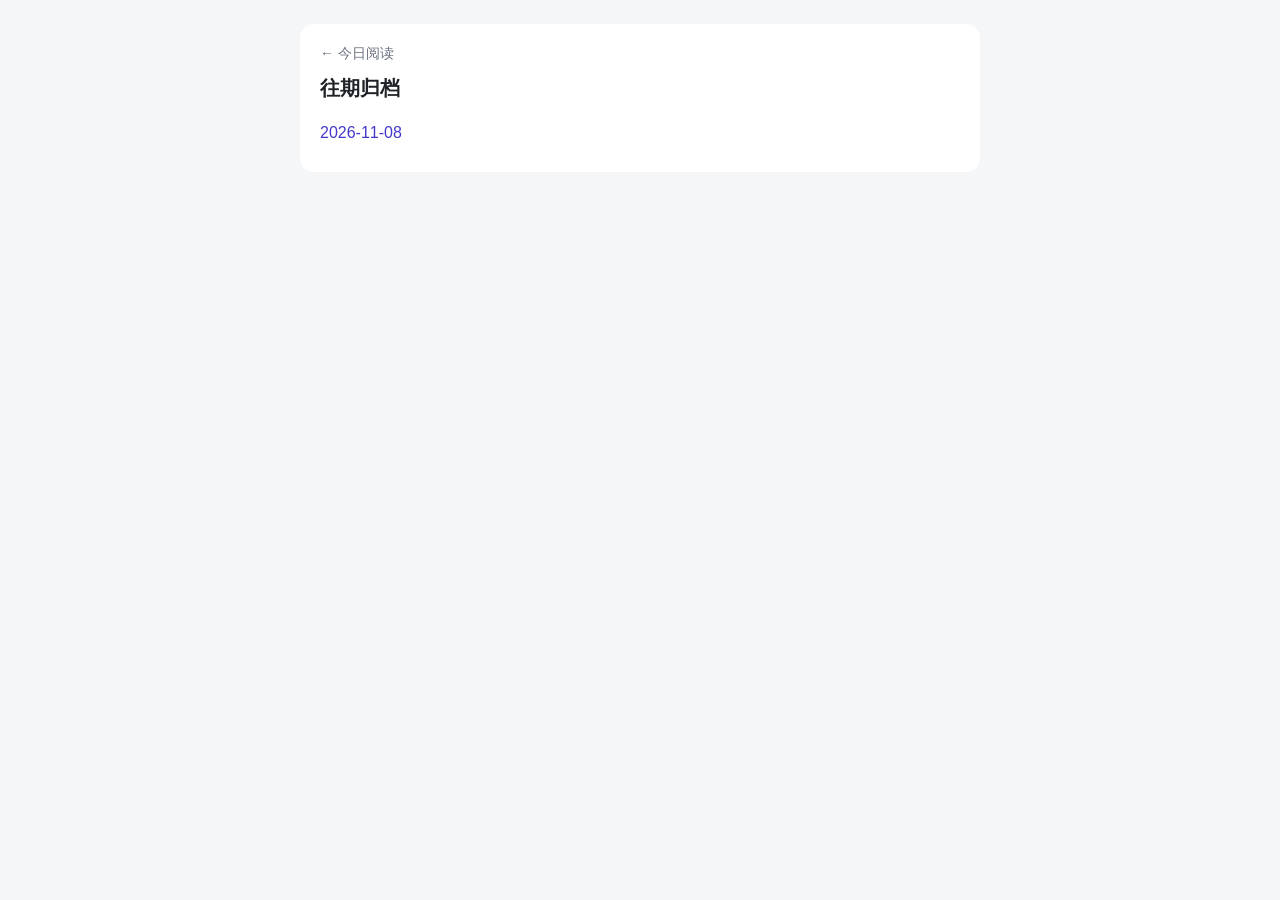
<file: archive/index.html>
<!doctype html><html lang="zh"><head><meta charset="utf-8">
<meta name="viewport" content="width=device-width,initial-scale=1">
<title>往期归档 · Daily English Reading</title>
<style>body{font-family:-apple-system,BlinkMacSystemFont,'PingFang SC',Arial,sans-serif;background:#f5f6f8;color:#1f2328;margin:0;padding:24px}
.wrap{max-width:640px;margin:0 auto;background:#fff;border-radius:14px;padding:20px}
h1{font-size:20px;margin:0 0 12px}ul{list-style:none;padding:0;margin:0}
li{padding:10px 0;border-bottom:1px solid #eee}li:last-child{border:0}
a{color:#4338ca;text-decoration:none;font-size:16px}a:hover{text-decoration:underline}
.back{display:inline-block;margin-bottom:12px;font-size:14px;color:#6b7280}</style></head>
<body><div class="wrap"><a class="back" href="../">← 今日阅读</a><h1>往期归档</h1><ul><li><a href="./2026-11-08.html">2026-11-08</a></li></ul></div></body></html>
</file>
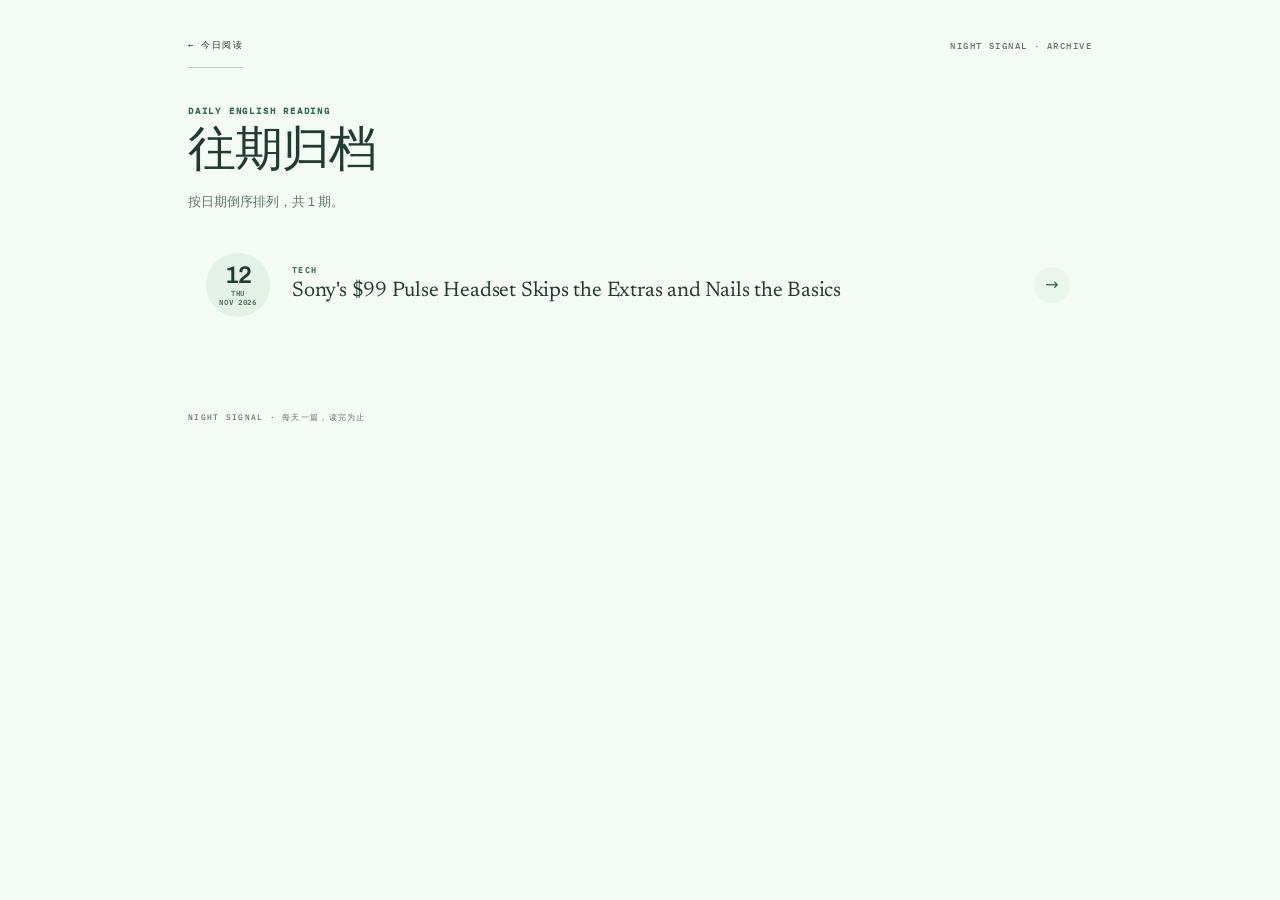
<file: qub2qw6b/archive/index.html>
<!doctype html><html lang="zh-CN"><head><meta charset="utf-8">
<meta name="viewport" content="width=device-width,initial-scale=1">
<meta name="theme-color" content="#F4FAF4">
<meta name="page-type" content="archive"><meta name="site-kind" content="media">
<title>往期归档 · Daily English Reading</title>
<link rel="stylesheet" href="../fonts/fonts.css">
<style>
*,*::before,*::after{box-sizing:border-box}
:root{--bg:#F4FAF4;--ink:#1F3B32;--soft:#3F5A4B;--muted:#5F7769;--line:#D5E6D9;--amber:#356B52;--mint:#2F6B50;--red:#AD543F;
--ui:'Archivo',system-ui,sans-serif;--serif:'Newsreader',Georgia,serif;--mono:'IBM Plex Mono',monospace}
html,body{margin:0;padding:0}
body{background:var(--bg);color:var(--ink);font-family:var(--ui);-webkit-font-smoothing:antialiased}
a{color:inherit}
.mast{max-width:960px;margin:0 auto;padding:24px 28px 0;display:flex;justify-content:space-between;align-items:center;gap:16px;font:500 9px/1.4 var(--mono);letter-spacing:.16em;text-transform:uppercase;color:var(--muted)}
.back{display:inline-flex;align-items:center;min-height:44px;text-decoration:none;color:var(--ink);border-bottom:1px solid #B9D3C1;transition:border-color .18s}
.back:hover{border-color:var(--amber)}
main{max-width:960px;margin:0 auto;padding:38px 28px 60px}
.kicker{font:600 9px/1 var(--mono);letter-spacing:.2em;color:var(--mint);text-transform:uppercase}
h1{font:400 48px/1.05 var(--serif);letter-spacing:-.02em;margin:14px 0 0;color:var(--ink)}
.lede{font:400 13px/1.7 var(--ui);color:var(--muted);margin:12px 0 0}
.list{margin-top:26px;display:flex;flex-direction:column;gap:8px}
.row{display:grid;grid-template-columns:68px 1fr 40px;gap:18px;align-items:center;padding:14px 18px;border-radius:22px;text-decoration:none;color:inherit;transition:background .18s,transform .18s}
.row:hover{background:#EAF7EE;transform:translateY(-1px)}
.date{width:64px;height:64px;border-radius:50%;background:#E3F1E7;display:flex;flex-direction:column;align-items:center;justify-content:center;flex:none}
.date b{font:600 24px/1 var(--ui);letter-spacing:-.03em;color:var(--ink)}
.date span{font:600 7px/1.3 var(--mono);letter-spacing:.1em;color:var(--muted);text-align:center;margin-top:2px}
.body{min-width:0}
.cat{display:block;margin-bottom:5px;font:600 8px/1 var(--mono);letter-spacing:.16em;color:var(--amber)}
.ttl{display:block;font:400 21px/1.25 var(--serif);letter-spacing:-.01em;color:var(--ink)}
.arrow{width:36px;height:36px;border-radius:50%;background:#EAF5EC;color:var(--amber);display:flex;align-items:center;justify-content:center;font:400 16px/1 var(--ui);transition:background .18s,color .18s,transform .18s}
.row:hover .arrow{background:var(--amber);color:#fff;transform:translateX(2px)}
.foot{max-width:960px;margin:0 auto;padding:20px 28px 34px;font:500 8px/1.5 var(--mono);letter-spacing:.16em;text-transform:uppercase;color:var(--muted)}
@media (max-width:560px){
  .mast{padding:16px 18px 0;font-size:8px;letter-spacing:.1em}
  main{padding:28px 18px 46px}
  h1{font-size:36px}
  .row{grid-template-columns:54px 1fr 32px;gap:12px;padding:12px 10px;border-radius:18px}
  .date{width:50px;height:50px}
  .date b{font-size:20px}
  .date span{font-size:6px}
  .ttl{font-size:18px}
  .arrow{width:32px;height:32px}
  .foot{padding:16px 18px 28px;font-size:7px}
}
</style></head><body>
<header class="mast"><a class="back" href="../">← 今日阅读</a><span>NIGHT SIGNAL · ARCHIVE</span></header>
<main>
<div class="kicker">Daily English Reading</div>
<h1>往期归档</h1>
<p class="lede">按日期倒序排列，共 1 期。</p>
<div class="list"><a class="row" href="./2026-11-12.html"><span class="date"><b>12</b><span>THU<br>NOV 2026</span></span><span class="body"><span class="cat">TECH</span><span class="ttl">Sony&#x27;s $99 Pulse Headset Skips the Extras and Nails the Basics</span></span><span class="arrow" aria-hidden="true">→</span></a></div>
</main>
<footer class="foot">NIGHT SIGNAL · 每天一篇，读完为止</footer>
</body></html>
</file>
<file: qub2qw6b/fonts/fonts.css>
@font-face{font-family:'Archivo';font-style:normal;font-weight:400;font-display:swap;src:url(archivo-400.woff2) format('woff2');}
@font-face{font-family:'Archivo';font-style:normal;font-weight:600;font-display:swap;src:url(archivo-600.woff2) format('woff2');}
@font-face{font-family:'Archivo';font-style:normal;font-weight:800;font-display:swap;src:url(archivo-800.woff2) format('woff2');}
@font-face{font-family:'Newsreader';font-style:normal;font-weight:400;font-display:swap;src:url(newsreader-400.woff2) format('woff2');}
@font-face{font-family:'Newsreader';font-style:normal;font-weight:500;font-display:swap;src:url(newsreader-500.woff2) format('woff2');}
@font-face{font-family:'IBM Plex Mono';font-style:normal;font-weight:400;font-display:swap;src:url(ibm-plex-mono-400.woff2) format('woff2');}
@font-face{font-family:'IBM Plex Mono';font-style:normal;font-weight:500;font-display:swap;src:url(ibm-plex-mono-500.woff2) format('woff2');}
@font-face{font-family:'Space Grotesk';font-style:normal;font-weight:400;font-display:swap;src:url(space-grotesk-400.woff2) format('woff2');}
@font-face{font-family:'Space Grotesk';font-style:normal;font-weight:500;font-display:swap;src:url(space-grotesk-500.woff2) format('woff2');}
@font-face{font-family:'Space Grotesk';font-style:normal;font-weight:700;font-display:swap;src:url(space-grotesk-700.woff2) format('woff2');}
@font-face{font-family:'Fraunces';font-style:normal;font-weight:400;font-display:swap;src:url(fraunces-400.woff2) format('woff2');}
@font-face{font-family:'Fraunces';font-style:normal;font-weight:600;font-display:swap;src:url(fraunces-600.woff2) format('woff2');}
@font-face{font-family:'Source Serif 4';font-style:normal;font-weight:400;font-display:swap;src:url(source-serif-4-400.woff2) format('woff2');}
@font-face{font-family:'Source Serif 4';font-style:normal;font-weight:600;font-display:swap;src:url(source-serif-4-600.woff2) format('woff2');}
@font-face{font-family:'Karla';font-style:normal;font-weight:400;font-display:swap;src:url(karla-400.woff2) format('woff2');}
@font-face{font-family:'Karla';font-style:normal;font-weight:600;font-display:swap;src:url(karla-600.woff2) format('woff2');}
</file>
